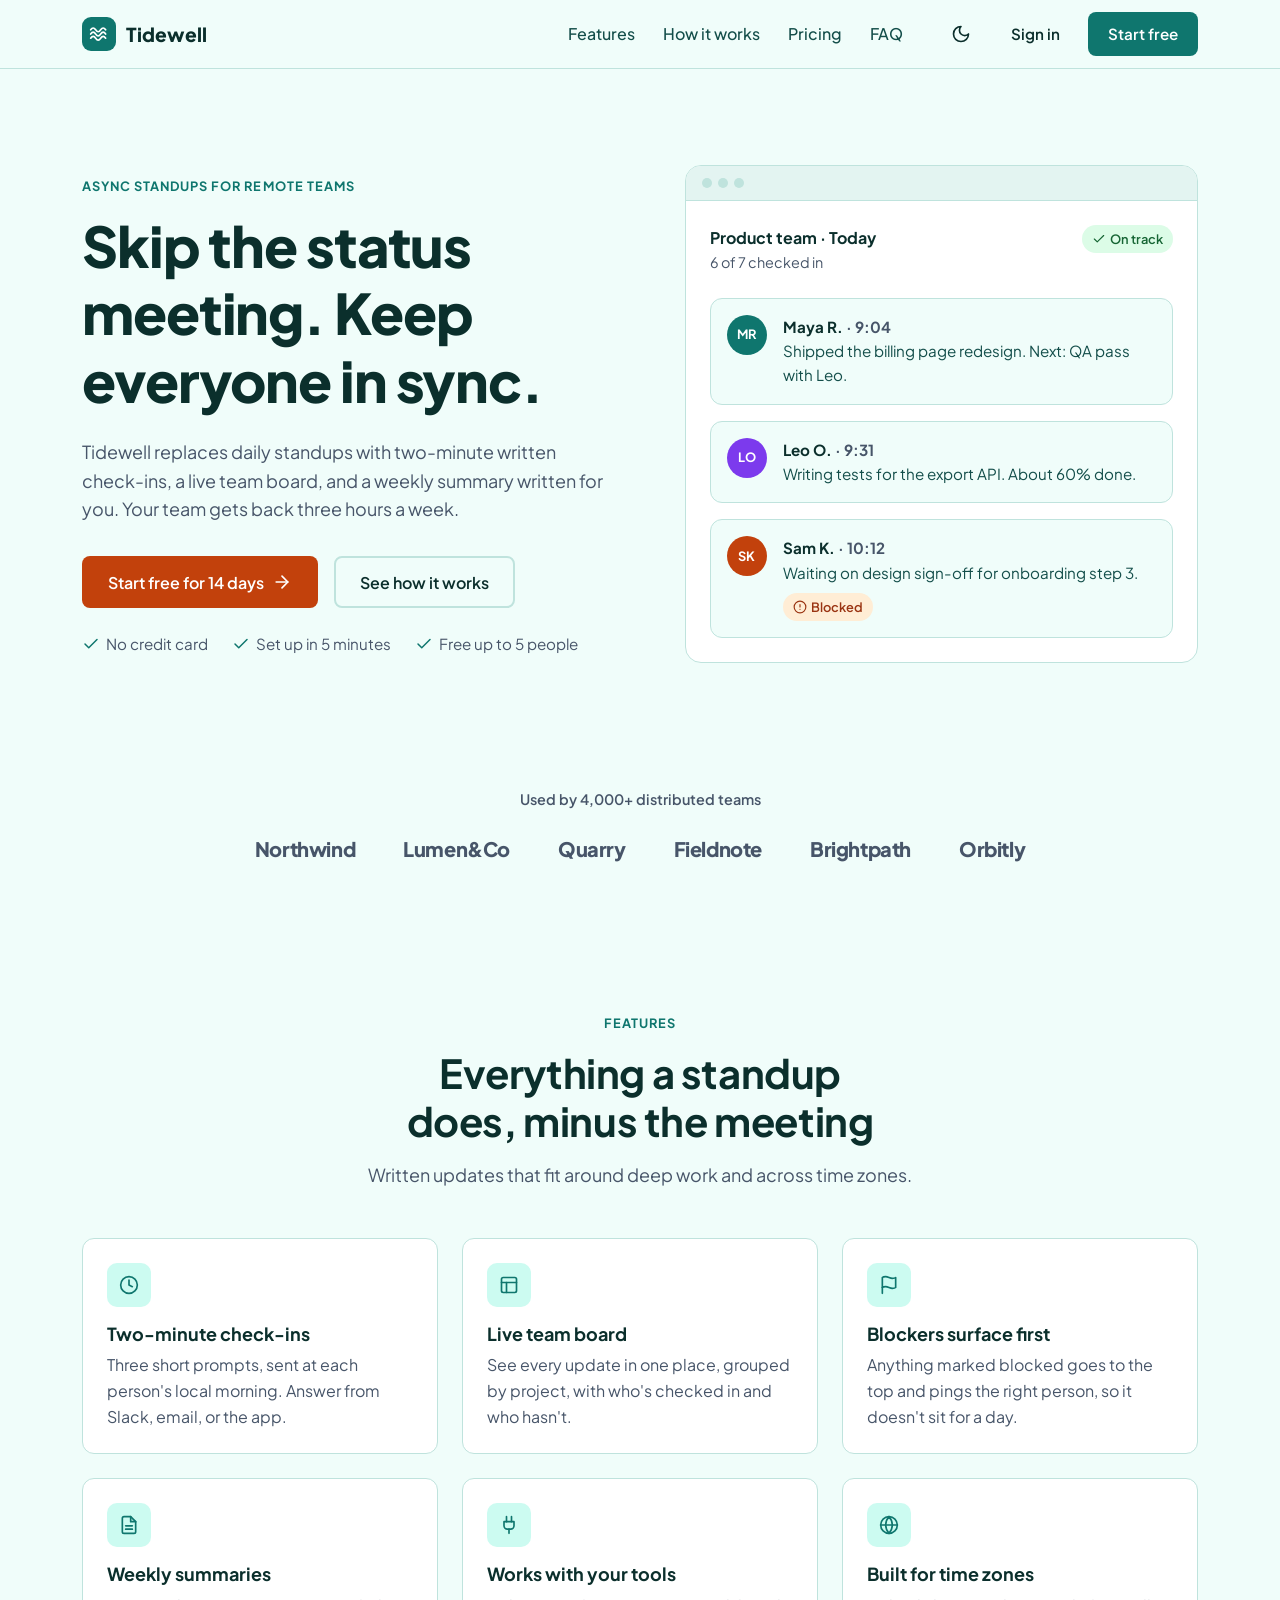
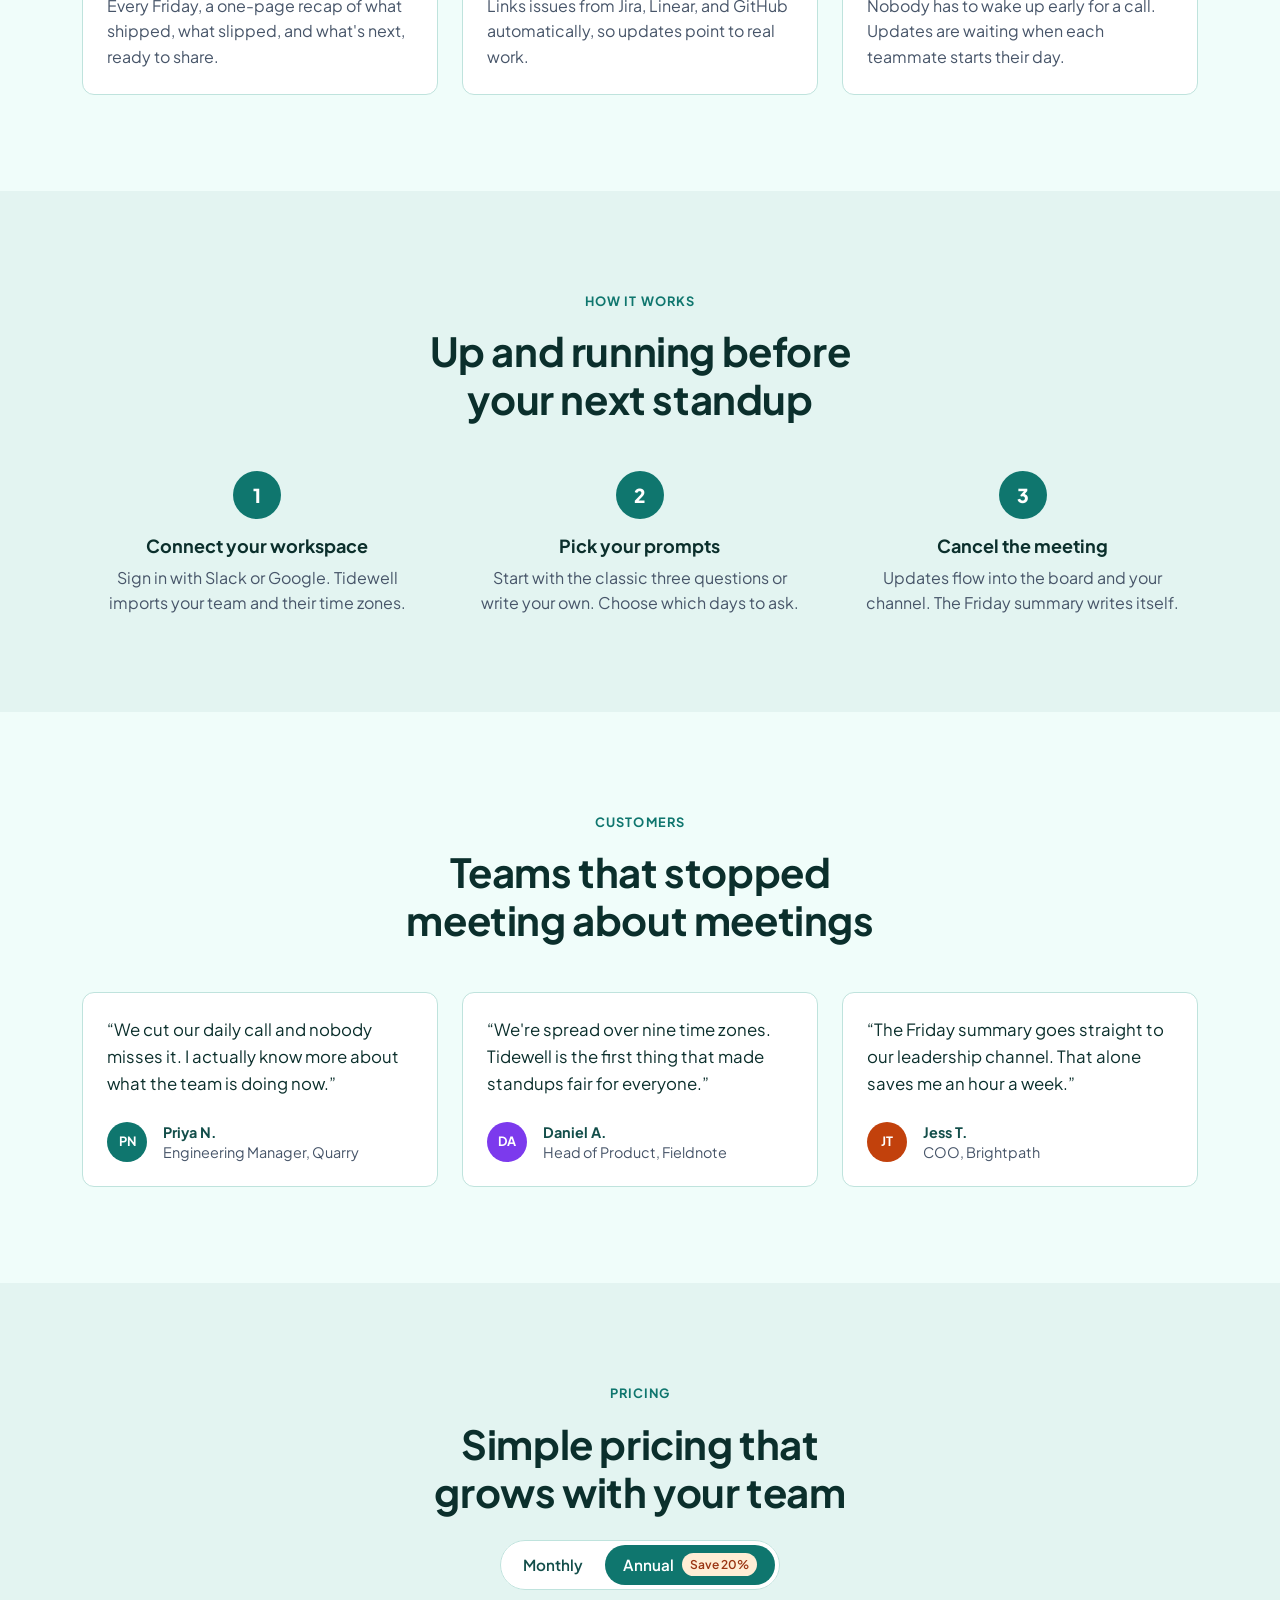
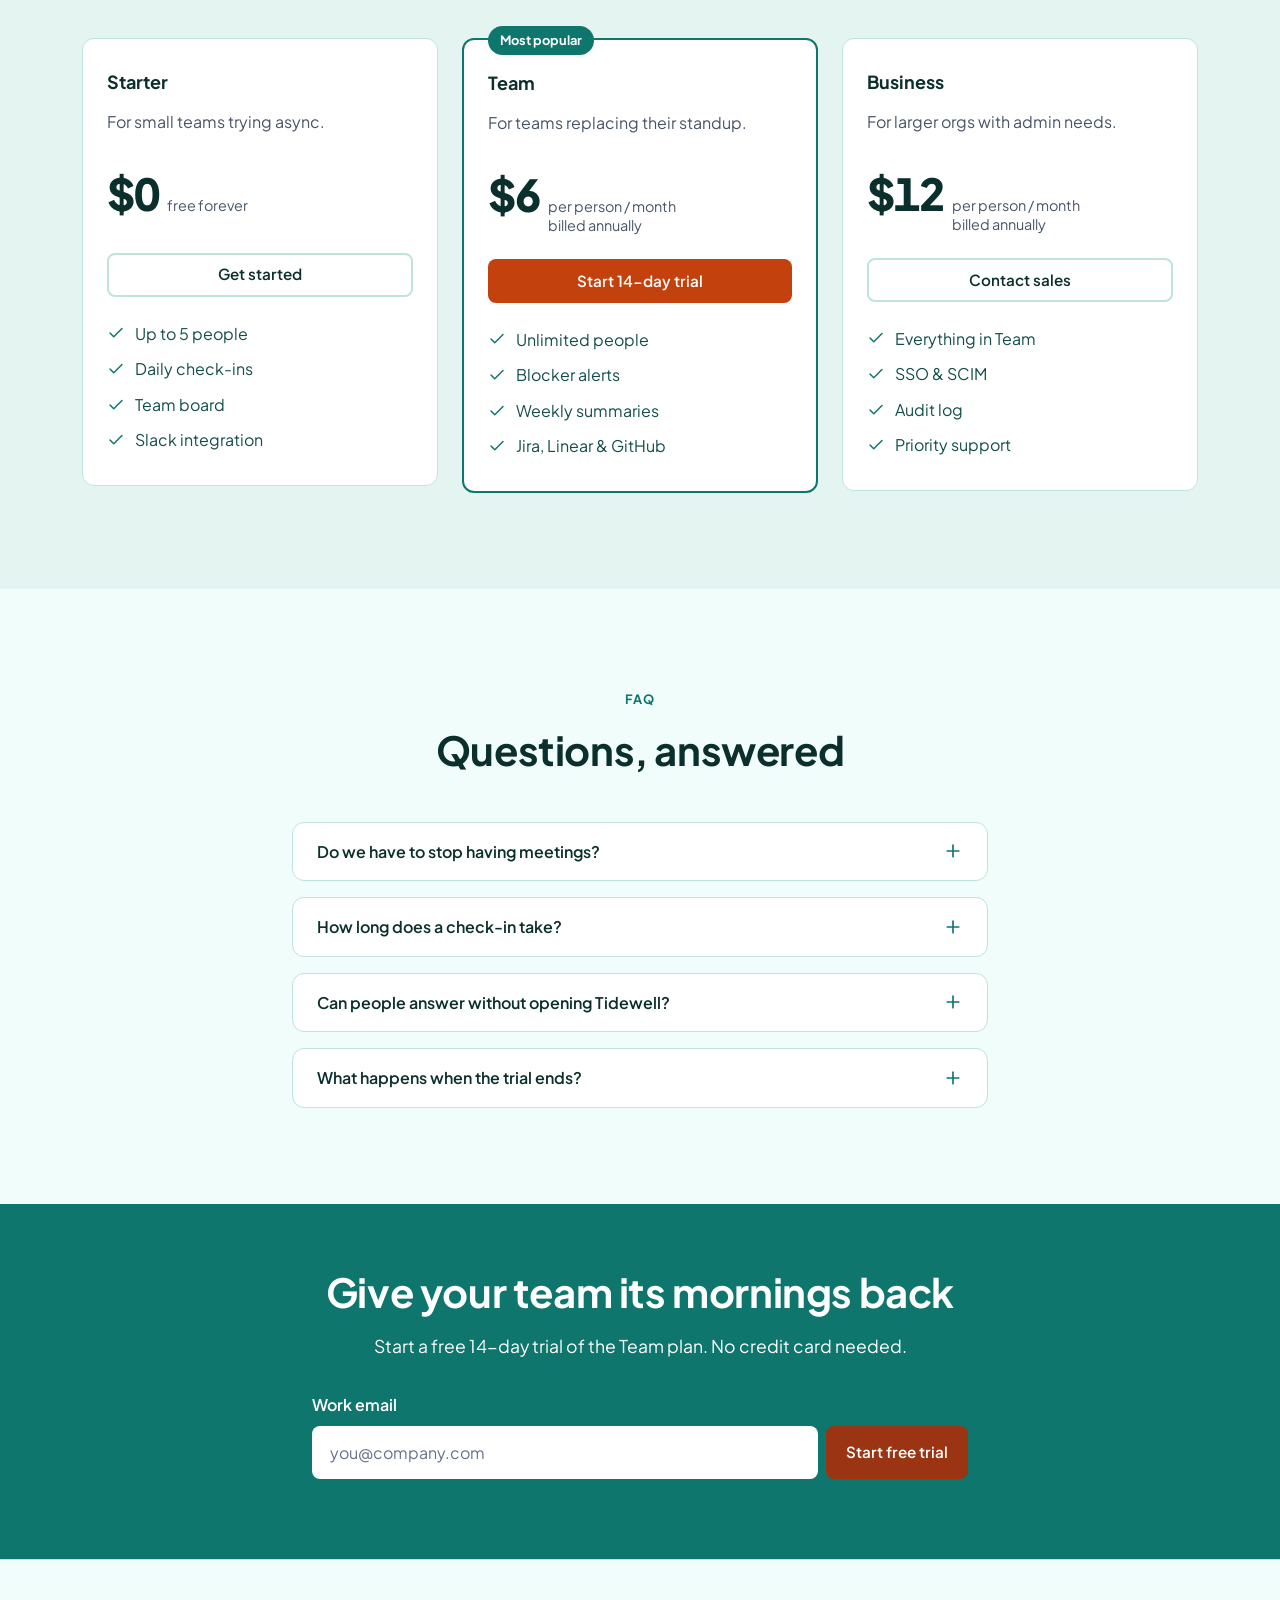
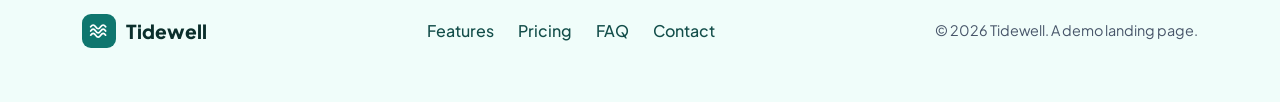
<file: index.html>
<!doctype html>
<html lang="en">
<head>
  <meta charset="utf-8">
  <meta name="viewport" content="width=device-width, initial-scale=1">
  <title>Tidewell — Async standups your team will actually read</title>
  <meta name="description" content="Tidewell replaces status meetings with short async check-ins, a live team board, and weekly summaries.">
  <link rel="preconnect" href="https://fonts.googleapis.com">
  <link rel="preconnect" href="https://fonts.gstatic.com" crossorigin>
  <link href="https://fonts.googleapis.com/css2?family=Plus+Jakarta+Sans:wght@400;500;600;700;800&display=swap" rel="stylesheet">
  <link rel="stylesheet" href="styles.css">
  <script src="script.js" defer></script>
</head>
<body>
  <a class="skip-link" href="#main">Skip to main content</a>

  <!-- Icon sprite (Lucide-style, 2px stroke) -->
  <svg width="0" height="0" style="position:absolute" aria-hidden="true">
    <symbol id="i-wave" viewBox="0 0 24 24"><path d="M2 12c2-3 4-3 6 0s4 3 6 0 4-3 6 0"/><path d="M2 17c2-3 4-3 6 0s4 3 6 0 4-3 6 0"/><path d="M2 7c2-3 4-3 6 0s4 3 6 0 4-3 6 0"/></symbol>
    <symbol id="i-check" viewBox="0 0 24 24"><path d="M20 6 9 17l-5-5"/></symbol>
    <symbol id="i-arrow" viewBox="0 0 24 24"><path d="M5 12h14"/><path d="m12 5 7 7-7 7"/></symbol>
    <symbol id="i-clock" viewBox="0 0 24 24"><circle cx="12" cy="12" r="10"/><path d="M12 6v6l4 2"/></symbol>
    <symbol id="i-layout" viewBox="0 0 24 24"><rect x="3" y="3" width="18" height="18" rx="2"/><path d="M3 9h18"/><path d="M9 21V9"/></symbol>
    <symbol id="i-flag" viewBox="0 0 24 24"><path d="M4 15s1-1 4-1 5 2 8 2 4-1 4-1V3s-1 1-4 1-5-2-8-2-4 1-4 1z"/><path d="M4 22v-7"/></symbol>
    <symbol id="i-file" viewBox="0 0 24 24"><path d="M14 2H6a2 2 0 0 0-2 2v16a2 2 0 0 0 2 2h12a2 2 0 0 0 2-2V8z"/><path d="M14 2v6h6"/><path d="M16 13H8"/><path d="M16 17H8"/></symbol>
    <symbol id="i-plug" viewBox="0 0 24 24"><path d="M12 22v-5"/><path d="M9 8V2"/><path d="M15 8V2"/><path d="M18 8v5a4 4 0 0 1-4 4h-4a4 4 0 0 1-4-4V8z"/></symbol>
    <symbol id="i-globe" viewBox="0 0 24 24"><circle cx="12" cy="12" r="10"/><path d="M2 12h20"/><path d="M12 2a15.3 15.3 0 0 1 4 10 15.3 15.3 0 0 1-4 10 15.3 15.3 0 0 1-4-10 15.3 15.3 0 0 1 4-10z"/></symbol>
    <symbol id="i-menu" viewBox="0 0 24 24"><path d="M4 6h16"/><path d="M4 12h16"/><path d="M4 18h16"/></symbol>
    <symbol id="i-x" viewBox="0 0 24 24"><path d="M18 6 6 18"/><path d="m6 6 12 12"/></symbol>
    <symbol id="i-sun" viewBox="0 0 24 24"><circle cx="12" cy="12" r="4"/><path d="M12 2v2"/><path d="M12 20v2"/><path d="m4.93 4.93 1.41 1.41"/><path d="m17.66 17.66 1.41 1.41"/><path d="M2 12h2"/><path d="M20 12h2"/><path d="m6.34 17.66-1.41 1.41"/><path d="m19.07 4.93-1.41 1.41"/></symbol>
    <symbol id="i-moon" viewBox="0 0 24 24"><path d="M12 3a6 6 0 0 0 9 9 9 9 0 1 1-9-9z"/></symbol>
    <symbol id="i-plus" viewBox="0 0 24 24"><path d="M12 5v14"/><path d="M5 12h14"/></symbol>
    <symbol id="i-alert" viewBox="0 0 24 24"><circle cx="12" cy="12" r="10"/><path d="M12 8v4"/><path d="M12 16h.01"/></symbol>
  </svg>

  <header class="site-header" id="top">
    <div class="container nav">
      <a class="brand" href="#top" aria-label="Tidewell home">
        <span class="brand-mark"><svg class="icon" aria-hidden="true"><use href="#i-wave"/></svg></span>
        Tidewell
      </a>

      <nav class="nav-links" id="nav-links" aria-label="Primary">
        <a href="#features">Features</a>
        <a href="#how">How it works</a>
        <a href="#pricing">Pricing</a>
        <a href="#faq">FAQ</a>
        <a class="btn btn-ghost nav-mobile-only" href="#signup">Sign in</a>
        <a class="btn btn-primary nav-mobile-only" href="#signup">Start free</a>
      </nav>

      <div class="nav-actions">
        <button class="icon-btn" id="theme-toggle" type="button" aria-label="Switch to dark theme">
          <svg class="icon icon-moon" aria-hidden="true"><use href="#i-moon"/></svg>
          <svg class="icon icon-sun" aria-hidden="true"><use href="#i-sun"/></svg>
        </button>
        <a class="btn btn-ghost nav-desktop-only" href="#signup">Sign in</a>
        <a class="btn btn-primary nav-desktop-only" href="#signup">Start free</a>
        <button class="icon-btn nav-toggle" id="nav-toggle" type="button" aria-label="Open menu" aria-expanded="false" aria-controls="nav-links">
          <svg class="icon icon-open" aria-hidden="true"><use href="#i-menu"/></svg>
          <svg class="icon icon-close" aria-hidden="true"><use href="#i-x"/></svg>
        </button>
      </div>
    </div>
  </header>

  <main id="main" tabindex="-1">
    <!-- Hero -->
    <section class="hero">
      <div class="container hero-grid">
        <div class="hero-copy">
          <p class="eyebrow">Async standups for remote teams</p>
          <h1>Skip the status meeting. Keep everyone in sync.</h1>
          <p class="lead">Tidewell replaces daily standups with two-minute written check-ins, a live team board, and a weekly summary written for you. Your team gets back three hours a week.</p>
          <div class="hero-ctas">
            <a class="btn btn-accent btn-lg" href="#signup">
              Start free for 14 days
              <svg class="icon" aria-hidden="true"><use href="#i-arrow"/></svg>
            </a>
            <a class="btn btn-outline btn-lg" href="#how">See how it works</a>
          </div>
          <ul class="hero-points" role="list">
            <li><svg class="icon" aria-hidden="true"><use href="#i-check"/></svg>No credit card</li>
            <li><svg class="icon" aria-hidden="true"><use href="#i-check"/></svg>Set up in 5 minutes</li>
            <li><svg class="icon" aria-hidden="true"><use href="#i-check"/></svg>Free up to 5 people</li>
          </ul>
        </div>

        <!-- Product mockup: static, readable content rather than a video -->
        <figure class="mockup" aria-label="Tidewell team board showing today's check-ins">
          <div class="mockup-bar" aria-hidden="true"><span></span><span></span><span></span></div>
          <div class="mockup-body">
            <div class="mockup-head">
              <div>
                <p class="mockup-title">Product team · Today</p>
                <p class="mockup-sub">6 of 7 checked in</p>
              </div>
              <span class="pill pill-ok"><svg class="icon" aria-hidden="true"><use href="#i-check"/></svg>On track</span>
            </div>
            <ul class="checkins" role="list">
              <li class="checkin">
                <span class="avatar" style="--av: var(--av-1)" aria-hidden="true">MR</span>
                <div>
                  <p class="checkin-name">Maya R. <span class="muted">· 9:04</span></p>
                  <p>Shipped the billing page redesign. Next: QA pass with Leo.</p>
                </div>
              </li>
              <li class="checkin">
                <span class="avatar" style="--av: var(--av-2)" aria-hidden="true">LO</span>
                <div>
                  <p class="checkin-name">Leo O. <span class="muted">· 9:31</span></p>
                  <p>Writing tests for the export API. About 60% done.</p>
                </div>
              </li>
              <li class="checkin">
                <span class="avatar" style="--av: var(--av-3)" aria-hidden="true">SK</span>
                <div>
                  <p class="checkin-name">Sam K. <span class="muted">· 10:12</span></p>
                  <p>Waiting on design sign-off for onboarding step 3.</p>
                  <span class="pill pill-warn"><svg class="icon" aria-hidden="true"><use href="#i-alert"/></svg>Blocked</span>
                </div>
              </li>
            </ul>
          </div>
        </figure>
      </div>
    </section>

    <!-- Social proof -->
    <section class="logos" aria-labelledby="logos-title">
      <div class="container">
        <h2 id="logos-title" class="logos-title">Used by 4,000+ distributed teams</h2>
        <ul class="logo-row" role="list">
          <li>Northwind</li><li>Lumen&amp;Co</li><li>Quarry</li><li>Fieldnote</li><li>Brightpath</li><li>Orbitly</li>
        </ul>
      </div>
    </section>

    <!-- Features -->
    <section class="section" id="features" aria-labelledby="features-title">
      <div class="container">
        <div class="section-head">
          <p class="eyebrow">Features</p>
          <h2 id="features-title">Everything a standup does, minus the meeting</h2>
          <p class="lead">Written updates that fit around deep work and across time zones.</p>
        </div>
        <ul class="feature-grid" role="list">
          <li class="card feature">
            <span class="feature-icon"><svg class="icon" aria-hidden="true"><use href="#i-clock"/></svg></span>
            <h3>Two-minute check-ins</h3>
            <p>Three short prompts, sent at each person's local morning. Answer from Slack, email, or the app.</p>
          </li>
          <li class="card feature">
            <span class="feature-icon"><svg class="icon" aria-hidden="true"><use href="#i-layout"/></svg></span>
            <h3>Live team board</h3>
            <p>See every update in one place, grouped by project, with who's checked in and who hasn't.</p>
          </li>
          <li class="card feature">
            <span class="feature-icon"><svg class="icon" aria-hidden="true"><use href="#i-flag"/></svg></span>
            <h3>Blockers surface first</h3>
            <p>Anything marked blocked goes to the top and pings the right person, so it doesn't sit for a day.</p>
          </li>
          <li class="card feature">
            <span class="feature-icon"><svg class="icon" aria-hidden="true"><use href="#i-file"/></svg></span>
            <h3>Weekly summaries</h3>
            <p>Every Friday, a one-page recap of what shipped, what slipped, and what's next, ready to share.</p>
          </li>
          <li class="card feature">
            <span class="feature-icon"><svg class="icon" aria-hidden="true"><use href="#i-plug"/></svg></span>
            <h3>Works with your tools</h3>
            <p>Links issues from Jira, Linear, and GitHub automatically, so updates point to real work.</p>
          </li>
          <li class="card feature">
            <span class="feature-icon"><svg class="icon" aria-hidden="true"><use href="#i-globe"/></svg></span>
            <h3>Built for time zones</h3>
            <p>Nobody has to wake up early for a call. Updates are waiting when each teammate starts their day.</p>
          </li>
        </ul>
      </div>
    </section>

    <!-- How it works -->
    <section class="section section-alt" id="how" aria-labelledby="how-title">
      <div class="container">
        <div class="section-head">
          <p class="eyebrow">How it works</p>
          <h2 id="how-title">Up and running before your next standup</h2>
        </div>
        <ol class="steps" role="list">
          <li class="step">
            <span class="step-num" aria-hidden="true">1</span>
            <h3>Connect your workspace</h3>
            <p>Sign in with Slack or Google. Tidewell imports your team and their time zones.</p>
          </li>
          <li class="step">
            <span class="step-num" aria-hidden="true">2</span>
            <h3>Pick your prompts</h3>
            <p>Start with the classic three questions or write your own. Choose which days to ask.</p>
          </li>
          <li class="step">
            <span class="step-num" aria-hidden="true">3</span>
            <h3>Cancel the meeting</h3>
            <p>Updates flow into the board and your channel. The Friday summary writes itself.</p>
          </li>
        </ol>
      </div>
    </section>

    <!-- Testimonials -->
    <section class="section" aria-labelledby="quotes-title">
      <div class="container">
        <div class="section-head">
          <p class="eyebrow">Customers</p>
          <h2 id="quotes-title">Teams that stopped meeting about meetings</h2>
        </div>
        <ul class="quote-grid" role="list">
          <li class="card quote">
            <blockquote><p>“We cut our daily call and nobody misses it. I actually know more about what the team is doing now.”</p></blockquote>
            <p class="quote-by"><span class="avatar" style="--av: var(--av-1)" aria-hidden="true">PN</span><span><strong>Priya N.</strong><br><span class="muted">Engineering Manager, Quarry</span></span></p>
          </li>
          <li class="card quote">
            <blockquote><p>“We're spread over nine time zones. Tidewell is the first thing that made standups fair for everyone.”</p></blockquote>
            <p class="quote-by"><span class="avatar" style="--av: var(--av-2)" aria-hidden="true">DA</span><span><strong>Daniel A.</strong><br><span class="muted">Head of Product, Fieldnote</span></span></p>
          </li>
          <li class="card quote">
            <blockquote><p>“The Friday summary goes straight to our leadership channel. That alone saves me an hour a week.”</p></blockquote>
            <p class="quote-by"><span class="avatar" style="--av: var(--av-3)" aria-hidden="true">JT</span><span><strong>Jess T.</strong><br><span class="muted">COO, Brightpath</span></span></p>
          </li>
        </ul>
      </div>
    </section>

    <!-- Pricing -->
    <section class="section section-alt" id="pricing" aria-labelledby="pricing-title">
      <div class="container">
        <div class="section-head">
          <p class="eyebrow">Pricing</p>
          <h2 id="pricing-title">Simple pricing that grows with your team</h2>
          <fieldset class="billing-toggle">
            <legend class="sr-only">Billing period</legend>
            <input type="radio" name="billing" id="bill-monthly" value="monthly">
            <label for="bill-monthly">Monthly</label>
            <input type="radio" name="billing" id="bill-annual" value="annual" checked>
            <label for="bill-annual">Annual <span class="save">Save 20%</span></label>
          </fieldset>
        </div>

        <ul class="price-grid" role="list">
          <li class="card price">
            <h3>Starter</h3>
            <p class="price-desc">For small teams trying async.</p>
            <p class="price-amount"><span class="amount">$0</span> <span class="per">free forever</span></p>
            <a class="btn btn-outline btn-block" href="#signup">Get started</a>
            <ul class="price-list" role="list">
              <li><svg class="icon" aria-hidden="true"><use href="#i-check"/></svg>Up to 5 people</li>
              <li><svg class="icon" aria-hidden="true"><use href="#i-check"/></svg>Daily check-ins</li>
              <li><svg class="icon" aria-hidden="true"><use href="#i-check"/></svg>Team board</li>
              <li><svg class="icon" aria-hidden="true"><use href="#i-check"/></svg>Slack integration</li>
            </ul>
          </li>
          <li class="card price price-featured">
            <p class="badge">Most popular</p>
            <h3>Team</h3>
            <p class="price-desc">For teams replacing their standup.</p>
            <p class="price-amount"><span class="amount" data-monthly="$8" data-annual="$6">$6</span> <span class="per">per person / month<span class="billed" data-monthly="billed monthly" data-annual="billed annually">billed annually</span></span></p>
            <a class="btn btn-accent btn-block" href="#signup">Start 14-day trial</a>
            <ul class="price-list" role="list">
              <li><svg class="icon" aria-hidden="true"><use href="#i-check"/></svg>Unlimited people</li>
              <li><svg class="icon" aria-hidden="true"><use href="#i-check"/></svg>Blocker alerts</li>
              <li><svg class="icon" aria-hidden="true"><use href="#i-check"/></svg>Weekly summaries</li>
              <li><svg class="icon" aria-hidden="true"><use href="#i-check"/></svg>Jira, Linear &amp; GitHub</li>
            </ul>
          </li>
          <li class="card price">
            <h3>Business</h3>
            <p class="price-desc">For larger orgs with admin needs.</p>
            <p class="price-amount"><span class="amount" data-monthly="$15" data-annual="$12">$12</span> <span class="per">per person / month<span class="billed" data-monthly="billed monthly" data-annual="billed annually">billed annually</span></span></p>
            <a class="btn btn-outline btn-block" href="#signup">Contact sales</a>
            <ul class="price-list" role="list">
              <li><svg class="icon" aria-hidden="true"><use href="#i-check"/></svg>Everything in Team</li>
              <li><svg class="icon" aria-hidden="true"><use href="#i-check"/></svg>SSO &amp; SCIM</li>
              <li><svg class="icon" aria-hidden="true"><use href="#i-check"/></svg>Audit log</li>
              <li><svg class="icon" aria-hidden="true"><use href="#i-check"/></svg>Priority support</li>
            </ul>
          </li>
        </ul>
        <p class="sr-only" aria-live="polite" id="billing-status"></p>
      </div>
    </section>

    <!-- FAQ -->
    <section class="section" id="faq" aria-labelledby="faq-title">
      <div class="container container-narrow">
        <div class="section-head">
          <p class="eyebrow">FAQ</p>
          <h2 id="faq-title">Questions, answered</h2>
        </div>
        <div class="faq">
          <details>
            <summary>Do we have to stop having meetings?<svg class="icon" aria-hidden="true"><use href="#i-plus"/></svg></summary>
            <p>No. Most teams drop the daily standup and keep a weekly sync for discussion. Tidewell handles the status part so meetings can be about decisions.</p>
          </details>
          <details>
            <summary>How long does a check-in take?<svg class="icon" aria-hidden="true"><use href="#i-plus"/></svg></summary>
            <p>About two minutes. The default prompts are what you did, what you're doing next, and whether anything is blocking you.</p>
          </details>
          <details>
            <summary>Can people answer without opening Tidewell?<svg class="icon" aria-hidden="true"><use href="#i-plus"/></svg></summary>
            <p>Yes. People can reply straight from Slack or email, and the answer shows up on the board.</p>
          </details>
          <details>
            <summary>What happens when the trial ends?<svg class="icon" aria-hidden="true"><use href="#i-plus"/></svg></summary>
            <p>If you don't add a payment method, your workspace moves to the free Starter plan. You keep all your history.</p>
          </details>
        </div>
      </div>
    </section>

    <!-- Final CTA -->
    <section class="cta" id="signup" aria-labelledby="cta-title">
      <div class="container cta-inner">
        <h2 id="cta-title">Give your team its mornings back</h2>
        <p>Start a free 14-day trial of the Team plan. No credit card needed.</p>
        <form class="signup-form" id="signup-form" novalidate>
          <div class="field">
            <label for="email">Work email</label>
            <div class="field-row">
              <input id="email" name="email" type="email" autocomplete="email" inputmode="email" required aria-describedby="email-error" placeholder="you@company.com">
              <button class="btn btn-accent" type="submit">Start free trial</button>
            </div>
            <p class="field-error" id="email-error" hidden></p>
          </div>
          <p class="form-success" id="form-success" role="status"></p>
        </form>
      </div>
    </section>
  </main>

  <footer class="site-footer">
    <div class="container footer-inner">
      <a class="brand" href="#top" aria-label="Tidewell, back to top">
        <span class="brand-mark"><svg class="icon" aria-hidden="true"><use href="#i-wave"/></svg></span>
        Tidewell
      </a>
      <nav aria-label="Footer">
        <ul class="footer-links" role="list">
          <li><a href="#features">Features</a></li>
          <li><a href="#pricing">Pricing</a></li>
          <li><a href="#faq">FAQ</a></li>
          <li><a href="#signup">Contact</a></li>
        </ul>
      </nav>
      <p class="muted">© 2026 Tidewell. A demo landing page.</p>
    </div>
  </footer>
</body>
</html>
</file>
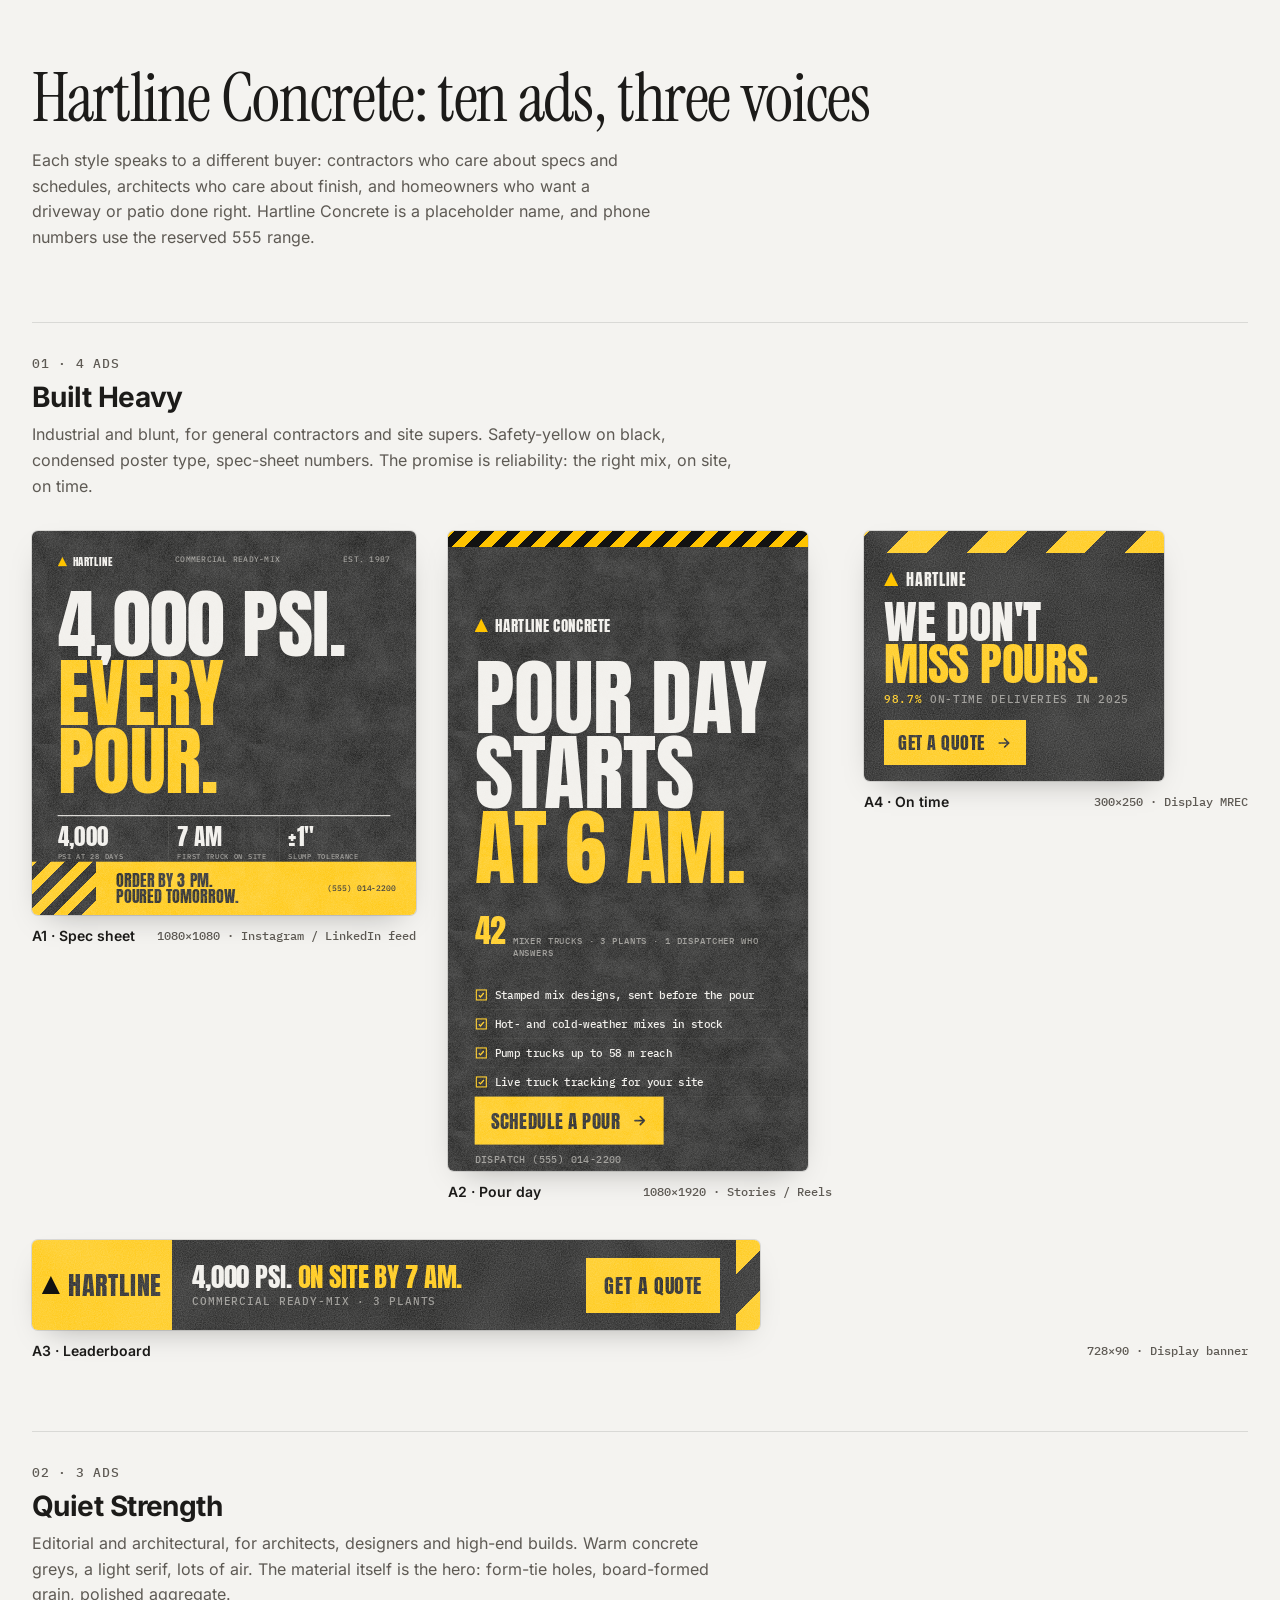
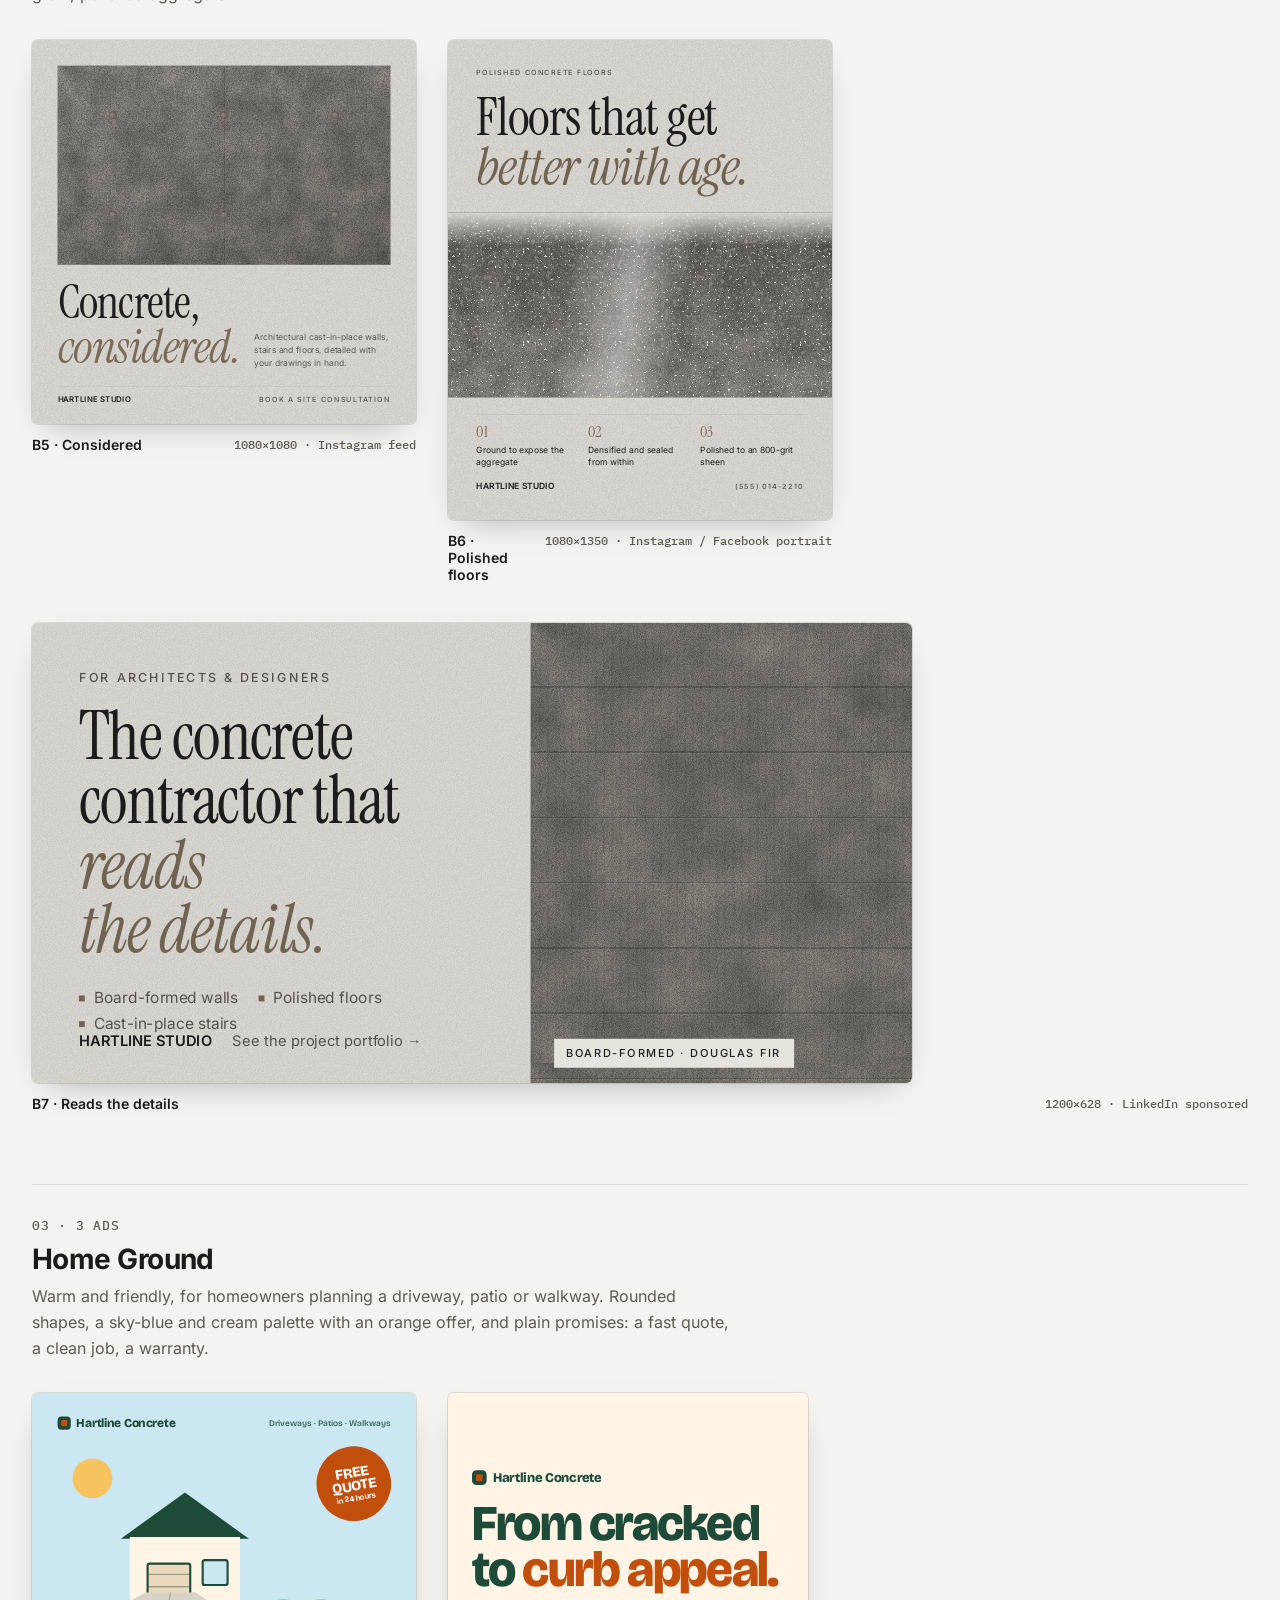
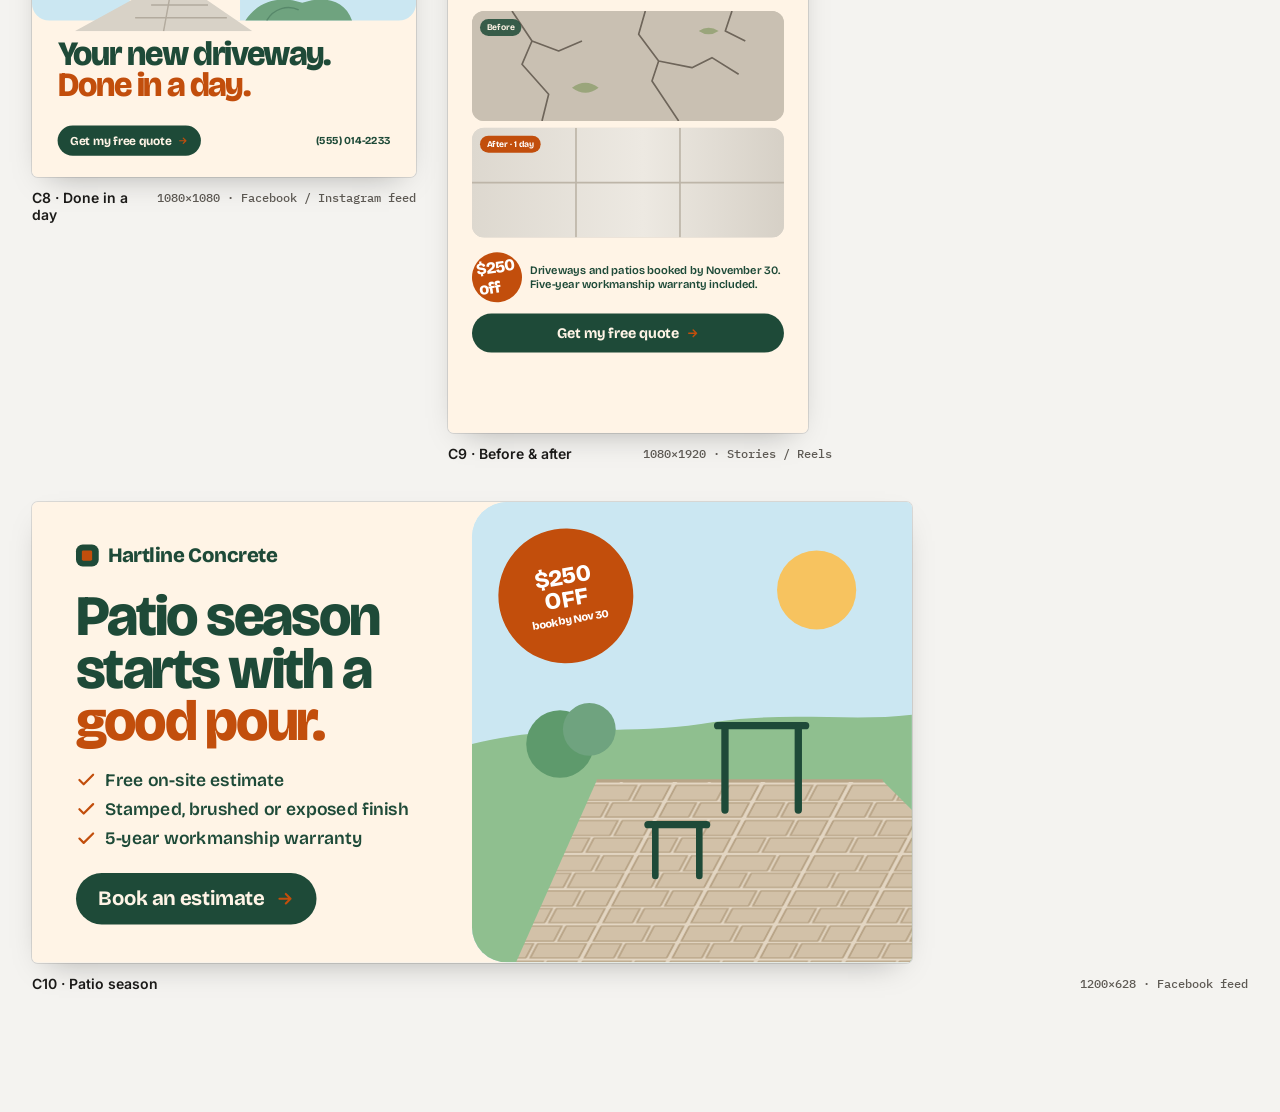
<file: ads/index.html>
<!doctype html>
<html lang="en">
<head>
<meta charset="utf-8">
<meta name="viewport" content="width=device-width, initial-scale=1">
<title>Hartline Concrete Ads</title>
<link rel="stylesheet" href="fonts/fonts.css">
<style>
/* ---------- Sheet chrome ---------- */
:root {
  --page: #F4F3F0;
  --ink: #1C1B19;
  --ink-2: #5E5A54;
  --line: rgba(28, 27, 25, .12);
  --noise: url("data:image/svg+xml,%3Csvg xmlns='http://www.w3.org/2000/svg' width='240' height='240'%3E%3Cfilter id='n'%3E%3CfeTurbulence type='fractalNoise' baseFrequency='.85' numOctaves='3' stitchTiles='stitch'/%3E%3CfeColorMatrix values='0 0 0 0 0 0 0 0 0 0 0 0 0 0 0 0 0 0 .55 0'/%3E%3C/filter%3E%3Crect width='100%25' height='100%25' filter='url(%23n)'/%3E%3C/svg%3E");
  --blotch: url("data:image/svg+xml,%3Csvg xmlns='http://www.w3.org/2000/svg' width='600' height='600'%3E%3Cfilter id='b'%3E%3CfeTurbulence type='fractalNoise' baseFrequency='.012' numOctaves='4' seed='7'/%3E%3CfeColorMatrix values='0 0 0 0 0 0 0 0 0 0 0 0 0 0 0 0 0 0 .35 0'/%3E%3C/filter%3E%3Crect width='100%25' height='100%25' filter='url(%23b)'/%3E%3C/svg%3E");
}
@media (prefers-color-scheme: dark) {
  :root:not([data-theme="light"]) { --page: #151514; --ink: #EDEBE7; --ink-2: #A8A39B; --line: rgba(237, 235, 231, .14); }
}
:root[data-theme="dark"] { --page: #151514; --ink: #EDEBE7; --ink-2: #A8A39B; --line: rgba(237, 235, 231, .14); }

* { box-sizing: border-box; }
body { margin: 0; background: var(--page); color: var(--ink); font-family: Inter, system-ui, sans-serif; -webkit-font-smoothing: antialiased; }
.sheet { max-width: 1280px; margin: 0 auto; padding: 48px 16px 96px; }
@media (min-width: 768px) { .sheet { padding: 64px 32px 120px; } }
.sheet-head h1 { font-family: "Instrument Serif", serif; font-weight: 400; font-size: clamp(2.5rem, 6vw, 4.25rem); line-height: 1; letter-spacing: -0.02em; margin: 0; }
.sheet-head p { max-width: 62ch; color: var(--ink-2); line-height: 1.6; margin: 16px 0 0; }
.theme { margin-top: 72px; padding-top: 32px; border-top: 1px solid var(--line); }
.theme-head { display: grid; gap: 8px; margin-bottom: 32px; }
.theme-head .num { font: 500 .8rem "IBM Plex Mono", monospace; letter-spacing: .06em; color: var(--ink-2); }
.theme-head h2 { margin: 0; font-size: 1.75rem; letter-spacing: -0.02em; }
.theme-head p { margin: 0; max-width: 70ch; color: var(--ink-2); line-height: 1.6; }
.grid { display: grid; gap: 40px 32px; grid-template-columns: repeat(auto-fill, minmax(min(100%, 340px), 1fr)); align-items: start; }
.grid .wide { grid-column: 1 / -1; }
figure.slot { margin: 0; min-width: 0; }
.frame { position: relative; overflow: hidden; border-radius: 6px; box-shadow: 0 0 0 1px var(--line), 0 12px 32px -16px rgba(0,0,0,.35); width: calc(var(--w) * var(--s, .3) * 1px); height: calc(var(--h) * var(--s, .3) * 1px); }
.frame > .ad { transform: scale(var(--s, .3)); transform-origin: 0 0; }
figcaption { margin-top: 12px; display: flex; justify-content: space-between; gap: 12px; font-size: .875rem; }
figcaption b { font-weight: 600; }
figcaption span { font: 500 .78rem "IBM Plex Mono", monospace; color: var(--ink-2); white-space: nowrap; }

/* Export mode: render one ad at 1:1 with no chrome */
body.export { background: #000; }
body.export .sheet { padding: 0; max-width: none; }
body.export .sheet-head, body.export .theme-head, body.export figcaption, body.export .theme > .grid > figure:not(.target), body.export .theme:not(:has(.target)) { display: none; }
body.export .theme { margin: 0; padding: 0; border: 0; }
body.export .grid { display: block; }
body.export .frame { --s: 1 !important; border-radius: 0; box-shadow: none; }

/* ---------- Shared ad base ---------- */
.ad { position: absolute; inset: 0 auto auto 0; width: calc(var(--w) * 1px); height: calc(var(--h) * 1px); overflow: hidden; }
.ad svg { display: block; }
.tex::after { content: ""; position: absolute; inset: 0; background-image: var(--noise); mix-blend-mode: multiply; opacity: .5; pointer-events: none; }

/* =========================================================
   THEME A — Built Heavy (industrial, commercial contractors)
   ========================================================= */
.t-a { --y: #FFC400; --k: #121211; --paper: #EFEDE8; --steel: #8C8A85; background: var(--k); color: var(--paper); font-family: "IBM Plex Mono", monospace; font-weight: 500; }
.t-a::before { content: ""; position: absolute; inset: 0; background-image: var(--blotch), var(--noise); opacity: .5; mix-blend-mode: screen; filter: invert(1); pointer-events: none; }
.t-a .display { font-family: Anton, Impact, sans-serif; font-weight: 400; text-transform: uppercase; line-height: .9; letter-spacing: -0.005em; margin: 0; }
.t-a .y { color: var(--y); }
.t-a .meta { display: flex; justify-content: space-between; text-transform: uppercase; letter-spacing: .08em; color: var(--steel); }
.hazard { background: repeating-linear-gradient(-45deg, var(--y) 0 28px, var(--k) 28px 56px); }
.t-a .logo { display: inline-flex; align-items: center; gap: .5em; font-family: Anton, sans-serif; letter-spacing: .04em; text-transform: uppercase; color: var(--paper); }
.t-a .logo i { display: inline-block; width: .9em; height: .9em; background: var(--y); clip-path: polygon(0 100%, 50% 0, 100% 100%); }
.t-a .btn { display: inline-flex; align-items: center; gap: .6em; background: var(--y); color: var(--k); font-family: Anton, sans-serif; text-transform: uppercase; letter-spacing: .03em; }

/* A1 square */
#a1 { padding: 64px 72px; display: flex; flex-direction: column; }
#a1 .meta { font-size: 22px; }
#a1 .display { font-size: 214px; margin-top: 56px; }
#a1 .specs { display: grid; grid-template-columns: repeat(3, 1fr); margin-top: 56px; border-top: 3px solid var(--paper); }
#a1 .specs div { padding: 24px 24px 0 0; }
#a1 .specs div + div { padding-left: 24px; border-left: 1px solid rgba(239,237,232,.25); }
#a1 .specs b { display: block; font-family: Anton, sans-serif; font-weight: 400; font-size: 64px; line-height: 1; color: var(--paper); }
#a1 .specs small { display: block; margin-top: 10px; font-size: 20px; color: var(--steel); text-transform: uppercase; letter-spacing: .06em; }
#a1 .foot { margin: auto -72px -64px; display: flex; height: 150px; }
#a1 .foot .hazard { flex: 0 0 180px; }
#a1 .foot .cta { flex: 1; background: var(--y); color: var(--k); display: flex; align-items: center; justify-content: space-between; padding: 0 56px; font-family: Anton, sans-serif; text-transform: uppercase; font-size: 46px; line-height: 1; }
#a1 .foot .cta small { font-family: "IBM Plex Mono", monospace; font-size: 22px; letter-spacing: .04em; }

/* A2 story */
#a2 { padding: 250px 80px 320px; display: flex; flex-direction: column; }
#a2 .topbar { position: absolute; top: 0; left: 0; right: 0; height: 48px; }
#a2 .logo { font-size: 44px; }
#a2 .display { font-size: 250px; margin-top: 72px; }
#a2 .clock { margin-top: 64px; display: flex; align-items: baseline; gap: 20px; font-size: 26px; color: var(--steel); text-transform: uppercase; letter-spacing: .06em; }
#a2 .clock b { font-family: Anton, sans-serif; font-weight: 400; font-size: 96px; color: var(--y); letter-spacing: 0; }
#a2 ul { list-style: none; padding: 0; margin: 64px 0 0; display: grid; gap: 22px; font-size: 32px; }
#a2 li { display: flex; gap: 20px; align-items: center; padding-bottom: 22px; border-bottom: 1px solid rgba(239,237,232,.2); }
#a2 li svg { width: 40px; height: 40px; flex: none; color: var(--y); }
#a2 .btn { margin-top: auto; align-self: flex-start; font-size: 56px; padding: 30px 48px; }
#a2 .phone { margin-top: 24px; font-size: 30px; color: var(--steel); letter-spacing: .04em; }

/* A3 leaderboard 728x90 */
#a3 { display: flex; align-items: stretch; }
#a3 .blk { flex: 0 0 140px; background: var(--y); color: var(--k); display: flex; align-items: center; justify-content: center; font-family: Anton, sans-serif; font-size: 26px; letter-spacing: .03em; text-transform: uppercase; }
#a3 .blk i { display: inline-block; width: 18px; height: 18px; background: var(--k); clip-path: polygon(0 100%, 50% 0, 100% 100%); margin-right: 8px; }
#a3 .msg { flex: 1; display: flex; flex-direction: column; justify-content: center; padding: 0 20px; }
#a3 .msg .display { font-size: 27px; line-height: 1; white-space: nowrap; }
#a3 .msg small { font-size: 11px; color: var(--steel); letter-spacing: .08em; text-transform: uppercase; margin-top: 4px; }
#a3 .btn { align-self: center; margin-right: 16px; font-size: 20px; padding: 12px 18px; }
#a3 .hz { flex: 0 0 24px; }

/* A4 MREC 300x250 */
#a4 { display: flex; flex-direction: column; }
#a4 .hz { height: 22px; flex: none; }
#a4 .body { flex: 1; min-height: 0; padding: 14px 20px 16px; display: flex; flex-direction: column; }
#a4 .logo { font-size: 16px; }
#a4 .display { font-size: 46px; margin-top: 10px; }
#a4 .stat { margin-top: 8px; font-size: 11px; color: var(--steel); text-transform: uppercase; letter-spacing: .06em; }
#a4 .stat b { color: var(--y); font-weight: 500; }
#a4 .btn { margin-top: auto; align-self: flex-start; font-size: 18px; padding: 9px 14px; }

/* =========================================================
   THEME B — Quiet Strength (editorial, architectural concrete)
   ========================================================= */
.t-b { --stone: #E6E3DD; --char: #1F1E1C; --mute: #5C5750; --warm: #7A6B58; background: var(--stone); color: var(--char); font-family: Inter, sans-serif; }
.t-b::before { content: ""; position: absolute; inset: 0; background-image: var(--noise); opacity: .28; mix-blend-mode: multiply; pointer-events: none; }
.t-b .serif { font-family: "Instrument Serif", serif; font-weight: 400; letter-spacing: -0.02em; line-height: .95; margin: 0; }
.t-b .serif em { font-style: italic; color: var(--warm); }
.t-b .caps { font-size: 20px; letter-spacing: .18em; text-transform: uppercase; font-weight: 500; color: var(--mute); }
.panel { position: relative; background-color: #BDB8AF; background-image: var(--noise), var(--blotch), linear-gradient(160deg, #CAC5BC, #A9A399); background-blend-mode: multiply, multiply, normal; }
.panel .tie { position: absolute; width: 22px; height: 22px; border-radius: 50%; background: radial-gradient(circle at 40% 35%, #8E887E, #6B665E 60%, #5A554E); box-shadow: inset 0 2px 3px rgba(0,0,0,.35), 0 1px 0 rgba(255,255,255,.35); }
.board { background-color: #B7B1A7; background-image: var(--noise), repeating-linear-gradient(180deg, rgba(0,0,0,0) 0 86px, rgba(0,0,0,.18) 86px 88px, rgba(255,255,255,.12) 88px 89px), repeating-linear-gradient(90deg, rgba(0,0,0,.04) 0 3px, rgba(0,0,0,0) 3px 11px), var(--blotch); background-blend-mode: multiply, normal, multiply, multiply; }

/* B5 square */
#b5 .panel { position: absolute; left: 72px; right: 72px; top: 72px; height: 560px; }
#b5 .panel .tie:nth-child(1) { left: 16.6%; top: 25%; } #b5 .panel .tie:nth-child(2) { left: 50%; top: 25%; } #b5 .panel .tie:nth-child(3) { left: 83.3%; top: 25%; }
#b5 .panel .tie:nth-child(4) { left: 16.6%; top: 75%; } #b5 .panel .tie:nth-child(5) { left: 50%; top: 75%; } #b5 .panel .tie:nth-child(6) { left: 83.3%; top: 75%; }
#b5 .panel .tie { transform: translate(-50%, -50%); }
#b5 .panel .joint { position: absolute; top: 0; bottom: 0; left: 50%; width: 2px; background: rgba(0,0,0,.14); box-shadow: 1px 0 0 rgba(255,255,255,.2); }
#b5 .copy { position: absolute; left: 72px; right: 72px; top: 676px; display: grid; grid-template-columns: 1.25fr 1fr; gap: 40px; align-items: end; }
#b5 .serif { font-size: 132px; }
#b5 .copy p { margin: 0; font-size: 24px; line-height: 1.5; color: var(--mute); }
#b5 .foot { position: absolute; left: 72px; right: 72px; bottom: 56px; display: flex; justify-content: space-between; align-items: baseline; border-top: 1px solid rgba(31,30,28,.2); padding-top: 22px; }
#b5 .foot b { font-size: 22px; font-weight: 600; letter-spacing: .02em; }

/* B6 portrait 1080x1350 */
#b6 { padding: 80px; display: flex; flex-direction: column; }
#b6 .serif { font-size: 150px; margin-top: 40px; }
#b6 .floor { position: relative; margin: 56px -80px 0; height: 520px; background-color: #A8A39A; background-image: linear-gradient(100deg, rgba(255,255,255,0) 32%, rgba(255,255,255,.4) 47%, rgba(255,255,255,0) 60%), url("data:image/svg+xml,%3Csvg xmlns='http://www.w3.org/2000/svg' width='300' height='300'%3E%3Cfilter id='s'%3E%3CfeTurbulence type='fractalNoise' baseFrequency='.09' numOctaves='2' seed='3'/%3E%3CfeColorMatrix values='0 0 0 0 .22 0 0 0 0 .2 0 0 0 0 .18 12 0 0 0 -7.4'/%3E%3C/filter%3E%3Crect width='100%25' height='100%25' filter='url(%23s)'/%3E%3C/svg%3E"), url("data:image/svg+xml,%3Csvg xmlns='http://www.w3.org/2000/svg' width='260' height='260'%3E%3Cfilter id='s'%3E%3CfeTurbulence type='fractalNoise' baseFrequency='.14' numOctaves='2' seed='11'/%3E%3CfeColorMatrix values='0 0 0 0 .88 0 0 0 0 .86 0 0 0 0 .83 12 0 0 0 -8.3'/%3E%3C/filter%3E%3Crect width='100%25' height='100%25' filter='url(%23s)'/%3E%3C/svg%3E"), var(--noise), var(--blotch), linear-gradient(180deg, #96918A, #BDB8AF 75%, #CCC7BE); background-blend-mode: screen, normal, normal, multiply, multiply, normal; }
#b6 .floor::after { content: ""; position: absolute; left: 0; right: 0; top: 0; height: 18%; background: linear-gradient(180deg, rgba(230,227,221,.9), rgba(230,227,221,0)); }
#b6 ol { list-style: none; padding: 0; margin: 48px 0 0; display: grid; grid-template-columns: repeat(3, 1fr); gap: 24px; counter-reset: s; }
#b6 li { border-top: 1px solid rgba(31,30,28,.3); padding-top: 18px; font-size: 24px; line-height: 1.35; }
#b6 li::before { counter-increment: s; content: "0" counter(s); display: block; font-family: "Instrument Serif", serif; font-size: 44px; color: var(--warm); margin-bottom: 6px; }
#b6 .foot { margin-top: auto; display: flex; justify-content: space-between; align-items: baseline; }
#b6 .foot b { font-size: 24px; font-weight: 600; }

/* B7 LinkedIn 1200x628 */
#b7 { display: grid; grid-template-columns: 1fr 520px; }
#b7 .copy { padding: 64px 56px 56px 64px; display: flex; flex-direction: column; }
#b7 .serif { font-size: 92px; margin-top: 28px; }
#b7 ul { list-style: none; padding: 0; margin: 36px 0 0; display: flex; flex-wrap: wrap; gap: 10px 28px; font-size: 21px; color: var(--mute); }
#b7 ul li::before { content: ""; display: inline-block; width: 8px; height: 8px; background: var(--warm); margin-right: 12px; vertical-align: middle; }
#b7 .foot { margin-top: auto; display: flex; gap: 28px; align-items: baseline; font-size: 20px; }
#b7 .foot b { font-weight: 600; }
#b7 .foot span { color: var(--mute); }
#b7 .board { position: relative; }
#b7 .board .tag { position: absolute; left: 32px; bottom: 32px; background: var(--stone); padding: 10px 16px; font-size: 15px; letter-spacing: .14em; text-transform: uppercase; font-weight: 500; }

/* =========================================================
   THEME C — Home Ground (friendly, homeowners)
   ========================================================= */
.t-c { --cream: #FFF4E6; --green: #1E4A38; --orange: #C24E0C; --sky: #CBE7F2; --sand: #EBD9BF; background: var(--cream); color: var(--green); font-family: "Bricolage Grotesque", sans-serif; }
.t-c .h { font-weight: 800; letter-spacing: -0.035em; line-height: .92; margin: 0; font-variation-settings: "opsz" 96; }
.t-c .h .o { color: var(--orange); }
.t-c .pill { display: inline-flex; align-items: center; gap: .5em; background: var(--green); color: var(--cream); border-radius: 999px; font-weight: 700; letter-spacing: -0.01em; }
.t-c .pill svg { color: var(--orange); }
.t-c .logo { display: inline-flex; align-items: center; gap: .45em; font-weight: 800; letter-spacing: -0.02em; }
.t-c .logo i { width: 1.1em; height: 1.1em; border-radius: 30%; background: var(--green); display: inline-grid; place-items: center; }
.t-c .logo i::after { content: ""; width: 45%; height: 45%; background: var(--orange); border-radius: 2px; }
.badge { position: absolute; display: flex; flex-direction: column; align-items: center; justify-content: center; text-align: center; border-radius: 50%; background: var(--orange); color: #fff; font-weight: 800; line-height: .95; letter-spacing: -0.02em; transform: rotate(-10deg); }

/* C8 square */
#c8 .sky { position: absolute; inset: 0 0 auto 0; height: 640px; background: var(--sky); border-radius: 0 0 48px 48px; }
#c8 .scene { position: absolute; left: 0; right: 0; top: 150px; }
#c8 .top { position: absolute; left: 72px; right: 72px; top: 64px; display: flex; justify-content: space-between; align-items: center; font-size: 34px; }
#c8 .top small { font-size: 24px; font-weight: 600; opacity: .8; }
#c8 .badge { width: 210px; height: 210px; right: 70px; top: 150px; font-size: 40px; }
#c8 .badge small { display: block; font-size: 22px; font-weight: 700; margin-top: 6px; }
#c8 .h { position: absolute; left: 72px; right: 72px; top: 690px; font-size: 96px; }
#c8 .bottom { position: absolute; left: 72px; right: 72px; bottom: 60px; display: flex; justify-content: space-between; align-items: center; }
#c8 .pill { font-size: 34px; padding: 22px 36px; }
#c8 .pill svg { width: 30px; height: 30px; }
#c8 .phone { font-size: 30px; font-weight: 700; }

/* C9 story */
#c9 { padding: 230px 72px 300px; display: flex; flex-direction: column; }
#c9 .logo { font-size: 40px; }
#c9 .h { font-size: 150px; margin-top: 44px; }
#c9 .pair { margin-top: 56px; display: grid; gap: 20px; }
#c9 .card { position: relative; height: 330px; border-radius: 36px; overflow: hidden; }
#c9 .card .lab { position: absolute; left: 24px; top: 24px; padding: 10px 20px; border-radius: 999px; font-size: 26px; font-weight: 700; }
#c9 .before { background: #CFC7BA; }
#c9 .before .lab { background: rgba(30,74,56,.85); color: var(--cream); }
#c9 .after { background: #D9D4CB; }
#c9 .after .lab { background: var(--orange); color: #fff; }
#c9 .card svg { position: absolute; inset: 0; width: 100%; height: 100%; }
#c9 .offer { margin-top: 44px; display: flex; gap: 24px; align-items: center; font-size: 34px; font-weight: 600; line-height: 1.2; }
#c9 .offer b { flex: none; display: grid; place-items: center; width: 150px; height: 150px; border-radius: 50%; background: var(--orange); color: #fff; font-size: 50px; font-weight: 800; letter-spacing: -0.03em; transform: rotate(-8deg); }
#c9 .pill { margin-top: auto; align-self: stretch; justify-content: center; font-size: 44px; padding: 32px; }
#c9 .pill svg { width: 40px; height: 40px; }

/* C10 Facebook 1200x628 */
#c10 { display: grid; grid-template-columns: 600px 1fr; }
#c10 .copy { padding: 56px 40px 52px 60px; display: flex; flex-direction: column; }
#c10 .logo { font-size: 28px; }
#c10 .h { font-size: 78px; margin-top: 30px; }
#c10 ul { list-style: none; padding: 0; margin: 30px 0 0; display: grid; gap: 12px; font-size: 24px; font-weight: 600; }
#c10 li { display: flex; align-items: center; gap: 12px; }
#c10 li svg { width: 28px; height: 28px; color: var(--orange); flex: none; }
#c10 .pill { margin-top: auto; align-self: flex-start; font-size: 28px; padding: 18px 30px; }
#c10 .pill svg { width: 26px; height: 26px; }
#c10 .art { position: relative; background: var(--sky); border-radius: 48px 0 0 48px; overflow: hidden; }
#c10 .art svg { position: absolute; inset: 0; width: 100%; height: 100%; }
#c10 .badge { width: 184px; height: 184px; left: 36px; top: 36px; font-size: 32px; }
#c10 .badge small { display: block; font-size: 15px; margin-top: 6px; }
</style>
</head>
<body>
<svg width="0" height="0" style="position:absolute" aria-hidden="true">
  <symbol id="check" viewBox="0 0 24 24"><path d="M20 6 9 17l-5-5" fill="none" stroke="currentColor" stroke-width="2.6" stroke-linecap="round" stroke-linejoin="round"/></symbol>
  <symbol id="arrow" viewBox="0 0 24 24"><path d="M5 12h14M13 6l6 6-6 6" fill="none" stroke="currentColor" stroke-width="2.6" stroke-linecap="round" stroke-linejoin="round"/></symbol>
  <symbol id="square-check" viewBox="0 0 24 24"><rect x="3" y="3" width="18" height="18" fill="none" stroke="currentColor" stroke-width="2"/><path d="m7.5 12.5 3 3 6-7" fill="none" stroke="currentColor" stroke-width="2.4"/></symbol>
</svg>

<main class="sheet">
  <header class="sheet-head">
    <h1>Hartline Concrete: ten ads, three voices</h1>
    <p>Each style speaks to a different buyer: contractors who care about specs and schedules, architects who care about finish, and homeowners who want a driveway or patio done right. Hartline Concrete is a placeholder name, and phone numbers use the reserved 555 range.</p>
  </header>

  <!-- ================= THEME A ================= -->
  <section class="theme" aria-labelledby="ta">
    <div class="theme-head">
      <span class="num">01 · 4 ADS</span>
      <h2 id="ta">Built Heavy</h2>
      <p>Industrial and blunt, for general contractors and site supers. Safety-yellow on black, condensed poster type, spec-sheet numbers. The promise is reliability: the right mix, on site, on time.</p>
    </div>
    <div class="grid">
      <figure class="slot"><div class="frame" style="--w:1080;--h:1080">
        <div class="ad t-a" id="a1">
          <div class="meta"><span class="logo" style="font-size:30px"><i></i>Hartline</span><span>Commercial ready-mix</span><span>Est. 1987</span></div>
          <p class="display">4,000 PSI.<br><span class="y">Every pour.</span></p>
          <div class="specs">
            <div><b>4,000</b><small>PSI at 28 days</small></div>
            <div><b>7 AM</b><small>First truck on site</small></div>
            <div><b>±1″</b><small>Slump tolerance</small></div>
          </div>
          <div class="foot"><div class="hazard"></div><div class="cta">Order by 3 PM.<br>Poured tomorrow.<small>(555) 014-2200</small></div></div>
        </div>
      </div><figcaption><b>A1 · Spec sheet</b><span>1080×1080 · Instagram / LinkedIn feed</span></figcaption></figure>

      <figure class="slot"><div class="frame" style="--w:1080;--h:1920">
        <div class="ad t-a" id="a2">
          <div class="topbar hazard"></div>
          <span class="logo"><i></i>Hartline Concrete</span>
          <p class="display">Pour day<br>starts<br><span class="y">at 6 AM.</span></p>
          <p class="clock"><b>42</b> mixer trucks · 3 plants · 1 dispatcher who answers</p>
          <ul>
            <li><svg aria-hidden="true"><use href="#square-check"/></svg>Stamped mix designs, sent before the pour</li>
            <li><svg aria-hidden="true"><use href="#square-check"/></svg>Hot- and cold-weather mixes in stock</li>
            <li><svg aria-hidden="true"><use href="#square-check"/></svg>Pump trucks up to 58 m reach</li>
            <li><svg aria-hidden="true"><use href="#square-check"/></svg>Live truck tracking for your site</li>
          </ul>
          <span class="btn">Schedule a pour <svg width="48" height="48" aria-hidden="true"><use href="#arrow"/></svg></span>
          <p class="phone">DISPATCH (555) 014-2200</p>
        </div>
      </div><figcaption><b>A2 · Pour day</b><span>1080×1920 · Stories / Reels</span></figcaption></figure>

      <figure class="slot"><div class="frame" style="--w:300;--h:250">
        <div class="ad t-a" id="a4">
          <div class="hz hazard"></div>
          <div class="body">
            <span class="logo"><i></i>Hartline</span>
            <p class="display">We don't<br><span class="y">miss pours.</span></p>
            <p class="stat"><b>98.7%</b> on-time deliveries in 2025</p>
            <span class="btn">Get a quote <svg width="16" height="16" aria-hidden="true"><use href="#arrow"/></svg></span>
          </div>
        </div>
      </div><figcaption><b>A4 · On time</b><span>300×250 · Display MREC</span></figcaption></figure>

      <figure class="slot wide"><div class="frame" style="--w:728;--h:90">
        <div class="ad t-a" id="a3">
          <div class="blk"><i></i>Hartline</div>
          <div class="msg"><p class="display">4,000 PSI. <span class="y">On site by 7 AM.</span></p><small>Commercial ready-mix · 3 plants</small></div>
          <span class="btn">Get a quote</span>
          <div class="hz hazard"></div>
        </div>
      </div><figcaption><b>A3 · Leaderboard</b><span>728×90 · Display banner</span></figcaption></figure>
    </div>
  </section>

  <!-- ================= THEME B ================= -->
  <section class="theme" aria-labelledby="tb">
    <div class="theme-head">
      <span class="num">02 · 3 ADS</span>
      <h2 id="tb">Quiet Strength</h2>
      <p>Editorial and architectural, for architects, designers and high-end builds. Warm concrete greys, a light serif, lots of air. The material itself is the hero: form-tie holes, board-formed grain, polished aggregate.</p>
    </div>
    <div class="grid">
      <figure class="slot"><div class="frame" style="--w:1080;--h:1080">
        <div class="ad t-b" id="b5">
          <div class="panel"><span class="tie"></span><span class="tie"></span><span class="tie"></span><span class="tie"></span><span class="tie"></span><span class="tie"></span><span class="joint"></span></div>
          <div class="copy"><h3 class="serif">Concrete,<br><em>considered.</em></h3><p>Architectural cast-in-place walls, stairs and floors, detailed with your drawings in hand.</p></div>
          <div class="foot"><b>HARTLINE STUDIO</b><span class="caps">Book a site consultation</span></div>
        </div>
      </div><figcaption><b>B5 · Considered</b><span>1080×1080 · Instagram feed</span></figcaption></figure>

      <figure class="slot"><div class="frame" style="--w:1080;--h:1350">
        <div class="ad t-b" id="b6">
          <span class="caps">Polished concrete floors</span>
          <h3 class="serif">Floors that get<br><em>better with age.</em></h3>
          <div class="floor" role="img" aria-label="Polished concrete floor with exposed aggregate and a soft reflection"></div>
          <ol><li>Ground to expose the aggregate</li><li>Densified and sealed from within</li><li>Polished to an 800-grit sheen</li></ol>
          <div class="foot"><b>HARTLINE STUDIO</b><span class="caps">(555) 014-2210</span></div>
        </div>
      </div><figcaption><b>B6 · Polished floors</b><span>1080×1350 · Instagram / Facebook portrait</span></figcaption></figure>

      <figure class="slot wide"><div class="frame" style="--w:1200;--h:628">
        <div class="ad t-b" id="b7">
          <div class="copy">
            <span class="caps" style="font-size:17px">For architects &amp; designers</span>
            <h3 class="serif">The concrete<br>contractor that <em>reads<br>the details.</em></h3>
            <ul><li>Board-formed walls</li><li>Polished floors</li><li>Cast-in-place stairs</li></ul>
            <div class="foot"><b>HARTLINE STUDIO</b><span>See the project portfolio →</span></div>
          </div>
          <div class="board" role="img" aria-label="Board-formed concrete wall texture"><span class="tag">Board-formed · Douglas fir</span></div>
        </div>
      </div><figcaption><b>B7 · Reads the details</b><span>1200×628 · LinkedIn sponsored</span></figcaption></figure>
    </div>
  </section>

  <!-- ================= THEME C ================= -->
  <section class="theme" aria-labelledby="tc">
    <div class="theme-head">
      <span class="num">03 · 3 ADS</span>
      <h2 id="tc">Home Ground</h2>
      <p>Warm and friendly, for homeowners planning a driveway, patio or walkway. Rounded shapes, a sky-blue and cream palette with an orange offer, and plain promises: a fast quote, a clean job, a warranty.</p>
    </div>
    <div class="grid">
      <figure class="slot"><div class="frame" style="--w:1080;--h:1080">
        <div class="ad t-c" id="c8">
          <div class="sky"></div>
          <svg class="scene" viewBox="0 0 1080 500" width="1080" height="500" aria-hidden="true">
            <circle cx="170" cy="90" r="56" fill="#F7C35F"/>
            <path d="M250 260 L430 130 L610 260 Z" fill="#1E4A38"/>
            <rect x="275" y="255" width="310" height="235" fill="#FFF4E6"/>
            <rect x="325" y="330" width="120" height="160" rx="6" fill="#EBD9BF" stroke="#1E4A38" stroke-width="6"/>
            <path d="M325 360 H445 M325 395 H445 M325 430 H445 M325 465 H445" stroke="#1E4A38" stroke-width="4" opacity=".4"/>
            <rect x="480" y="320" width="70" height="70" rx="6" fill="#CBE7F2" stroke="#1E4A38" stroke-width="6"/>
            <path d="M600 490 C640 430 700 420 760 440 C820 420 880 430 900 490 Z" fill="#6FA37F"/>
            <path d="M660 490 C680 455 720 445 750 460" stroke="#1E4A38" stroke-width="4" fill="none" opacity=".3"/>
          </svg>
          <svg style="position:absolute;left:0;top:560px" viewBox="0 0 1080 110" width="1080" height="110" aria-hidden="true">
            <path d="M320 0 H460 L620 110 H120 Z" fill="#D8D2C7"/>
            <path d="M390 0 L370 110 M335 36 H495 M290 72 H548" stroke="#B3AB9E" stroke-width="4"/>
          </svg>
          <div class="top"><span class="logo"><i></i>Hartline Concrete</span><small>Driveways · Patios · Walkways</small></div>
          <div class="badge">FREE<br>QUOTE<small>in 24 hours</small></div>
          <h3 class="h">Your new driveway.<br><span class="o">Done in a day.</span></h3>
          <div class="bottom"><span class="pill">Get my free quote <svg aria-hidden="true"><use href="#arrow"/></svg></span><span class="phone">(555) 014-2233</span></div>
        </div>
      </div><figcaption><b>C8 · Done in a day</b><span>1080×1080 · Facebook / Instagram feed</span></figcaption></figure>

      <figure class="slot"><div class="frame" style="--w:1080;--h:1920">
        <div class="ad t-c" id="c9">
          <span class="logo"><i></i>Hartline Concrete</span>
          <h3 class="h">From cracked<br>to <span class="o">curb appeal.</span></h3>
          <div class="pair">
            <div class="card before">
              <svg viewBox="0 0 936 330" preserveAspectRatio="none" aria-hidden="true">
                <path d="M0 0H936V330H0Z" fill="#C9C0B2"/>
                <path d="M120 0 L180 90 L150 160 L230 250 L210 330 M180 90 L260 120 L330 90 M520 0 L500 70 L560 150 L540 210 L620 330 M560 150 L660 170 L720 140 L800 190 M780 0 L760 60 L820 90" stroke="#6E655A" stroke-width="5" fill="none" stroke-linejoin="round"/>
                <path d="M300 230 q40 -30 80 0 q-40 30 -80 0Z M680 60 q30 -20 60 0 q-30 20 -60 0Z" fill="#8F9F6E" opacity=".8"/>
              </svg>
              <span class="lab">Before</span>
            </div>
            <div class="card after">
              <svg viewBox="0 0 936 330" preserveAspectRatio="none" aria-hidden="true">
                <defs><linearGradient id="sheen" x1="0" x2="1"><stop offset="0" stop-color="#DDD8CF"/><stop offset=".55" stop-color="#EDE9E2"/><stop offset="1" stop-color="#D6D0C6"/></linearGradient></defs>
                <path d="M0 0H936V330H0Z" fill="url(#sheen)"/>
                <path d="M312 0V330M624 0V330M0 165H936" stroke="#BDB5A8" stroke-width="5"/>
                <path d="M0 0H936" stroke="#1E4A38" stroke-width="0"/>
              </svg>
              <span class="lab">After · 1 day</span>
            </div>
          </div>
          <p class="offer"><b>$250<br>off</b>Driveways and patios booked by November 30. Five-year workmanship warranty included.</p>
          <span class="pill">Get my free quote <svg aria-hidden="true"><use href="#arrow"/></svg></span>
        </div>
      </div><figcaption><b>C9 · Before &amp; after</b><span>1080×1920 · Stories / Reels</span></figcaption></figure>

      <figure class="slot wide"><div class="frame" style="--w:1200;--h:628">
        <div class="ad t-c" id="c10">
          <div class="copy">
            <span class="logo"><i></i>Hartline Concrete</span>
            <h3 class="h">Patio season<br>starts with a<br><span class="o">good pour.</span></h3>
            <ul>
              <li><svg aria-hidden="true"><use href="#check"/></svg>Free on-site estimate</li>
              <li><svg aria-hidden="true"><use href="#check"/></svg>Stamped, brushed or exposed finish</li>
              <li><svg aria-hidden="true"><use href="#check"/></svg>5-year workmanship warranty</li>
            </ul>
            <span class="pill">Book an estimate <svg aria-hidden="true"><use href="#arrow"/></svg></span>
          </div>
          <div class="art">
            <svg viewBox="0 0 600 628" preserveAspectRatio="xMidYMid slice" aria-hidden="true">
              <defs>
                <pattern id="stamp" width="120" height="80" patternUnits="userSpaceOnUse" patternTransform="skewX(-28) scale(1 .6)">
                  <rect width="120" height="80" fill="#E3D6C3"/>
                  <path d="M4 4H70V38H4Z M76 4H116V38H76Z M4 44H44V76H4Z M50 44H116V76H50Z" fill="#D2C1A8" stroke="#B9A588" stroke-width="3" stroke-linejoin="round"/>
                </pattern>
              </defs>
              <rect width="600" height="628" fill="#CBE7F2"/>
              <circle cx="470" cy="120" r="54" fill="#F7C35F"/>
              <path d="M0 330 C120 300 220 320 330 300 C430 285 520 300 600 290 V628 H0Z" fill="#8FBF8F"/>
              <path d="M60 628 L170 380 H560 L600 420 V628Z" fill="url(#stamp)"/>
              <path d="M170 380 H560" stroke="#B9A588" stroke-width="4"/>
              <rect x="330" y="300" width="130" height="10" rx="5" fill="#1E4A38"/>
              <path d="M345 310 V420 M445 310 V420" stroke="#1E4A38" stroke-width="10" stroke-linecap="round"/>
              <path d="M250 440 h60 v70 M250 440 v70" stroke="#1E4A38" stroke-width="9" stroke-linecap="round" fill="none"/>
              <path d="M240 440 H320" stroke="#1E4A38" stroke-width="10" stroke-linecap="round"/>
              <circle cx="120" cy="330" r="46" fill="#5E9A6C"/><circle cx="160" cy="310" r="36" fill="#6FA37F"/>
            </svg>
            <div class="badge">$250<br>OFF<small>book by Nov 30</small></div>
          </div>
        </div>
      </div><figcaption><b>C10 · Patio season</b><span>1200×628 · Facebook feed</span></figcaption></figure>
    </div>
  </section>
</main>

<script>
// Fit each ad into its grid column; ?export=<id> renders one ad at full size.
const params = new URLSearchParams(location.search);
const target = params.get('export');
if (target) {
  document.body.classList.add('export');
  document.getElementById(target).closest('figure').classList.add('target');
} else {
  const fit = () => document.querySelectorAll('.frame').forEach(f => {
    const w = +f.style.getPropertyValue('--w'), h = +f.style.getPropertyValue('--h');
    const avail = f.parentElement.clientWidth;
    const maxH = h > w ? 640 : 9999;
    const maxW = f.closest('.wide') ? Math.min(avail, 880) : avail;
    f.style.setProperty('--s', Math.min(1, maxW / w, maxH / h).toFixed(4));
  });
  fit();
  new ResizeObserver(fit).observe(document.querySelector('.sheet'));
}
</script>
</body>
</html>
</file>
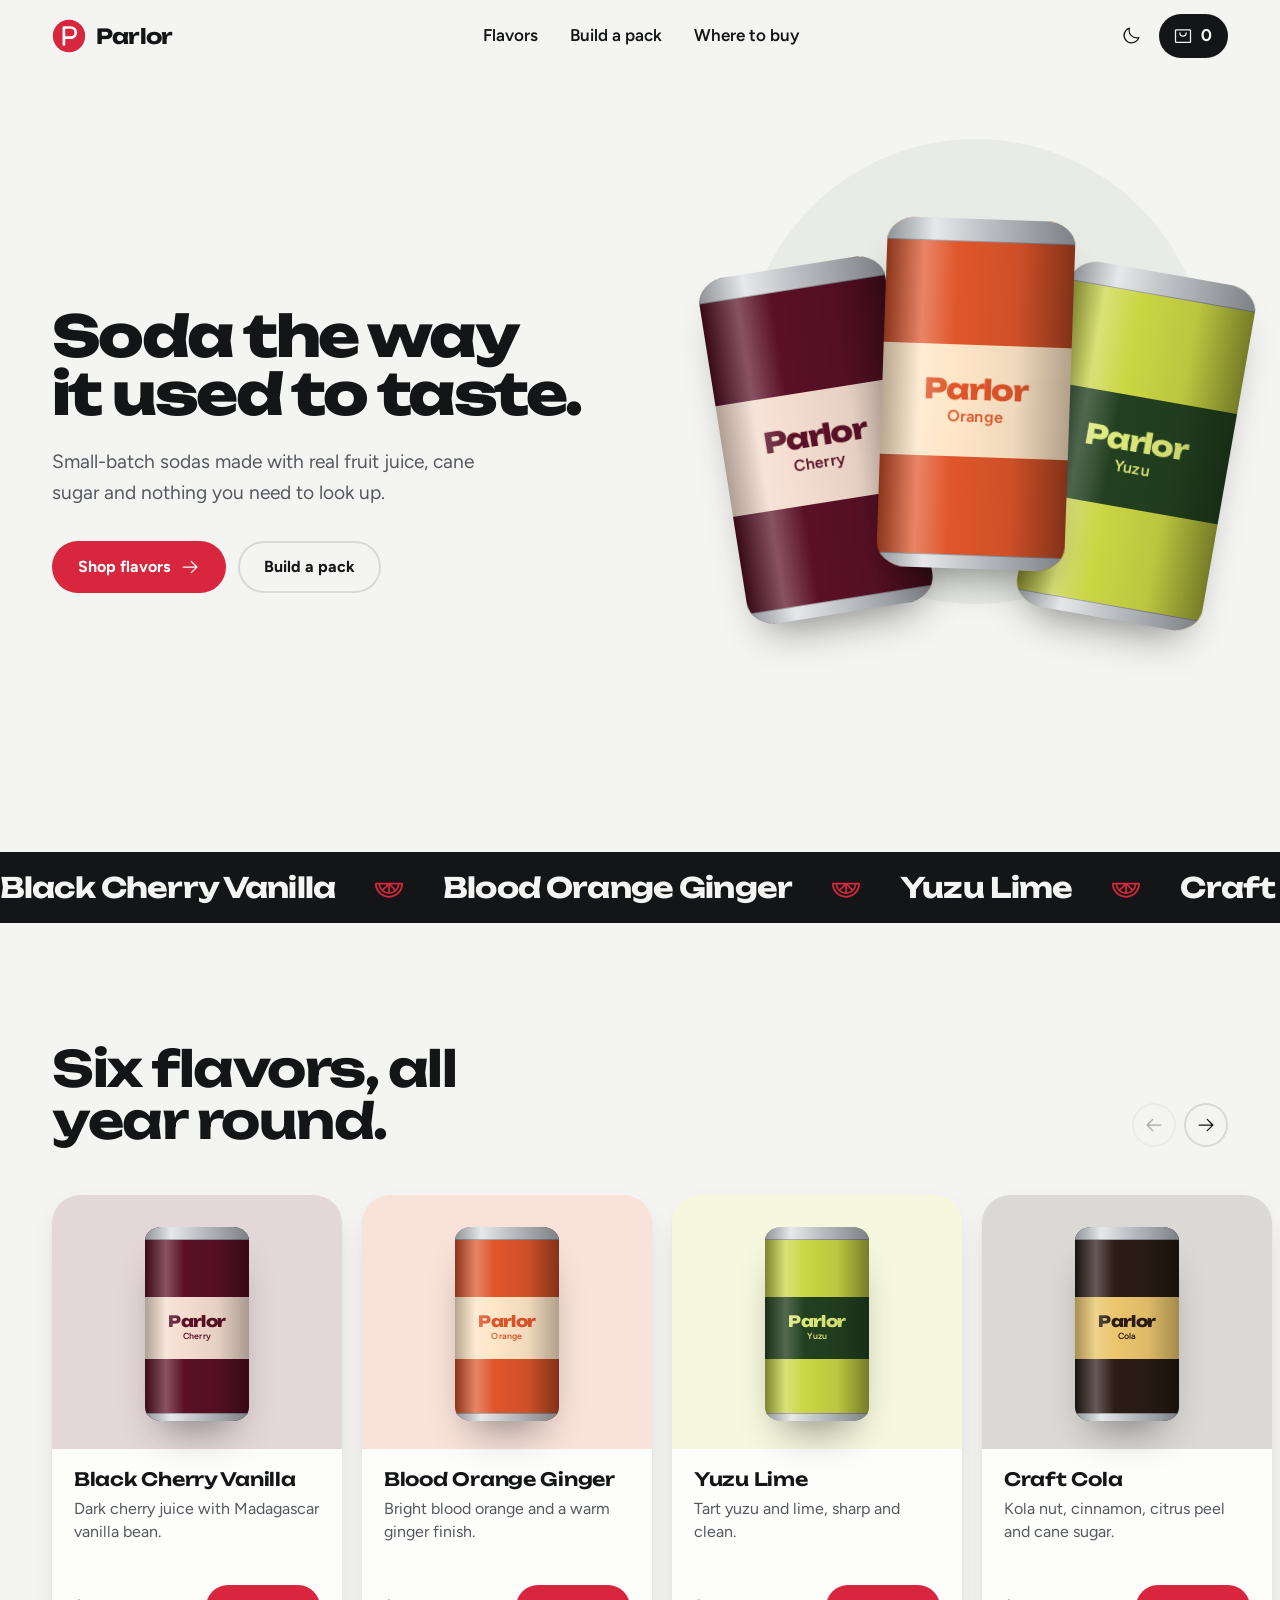
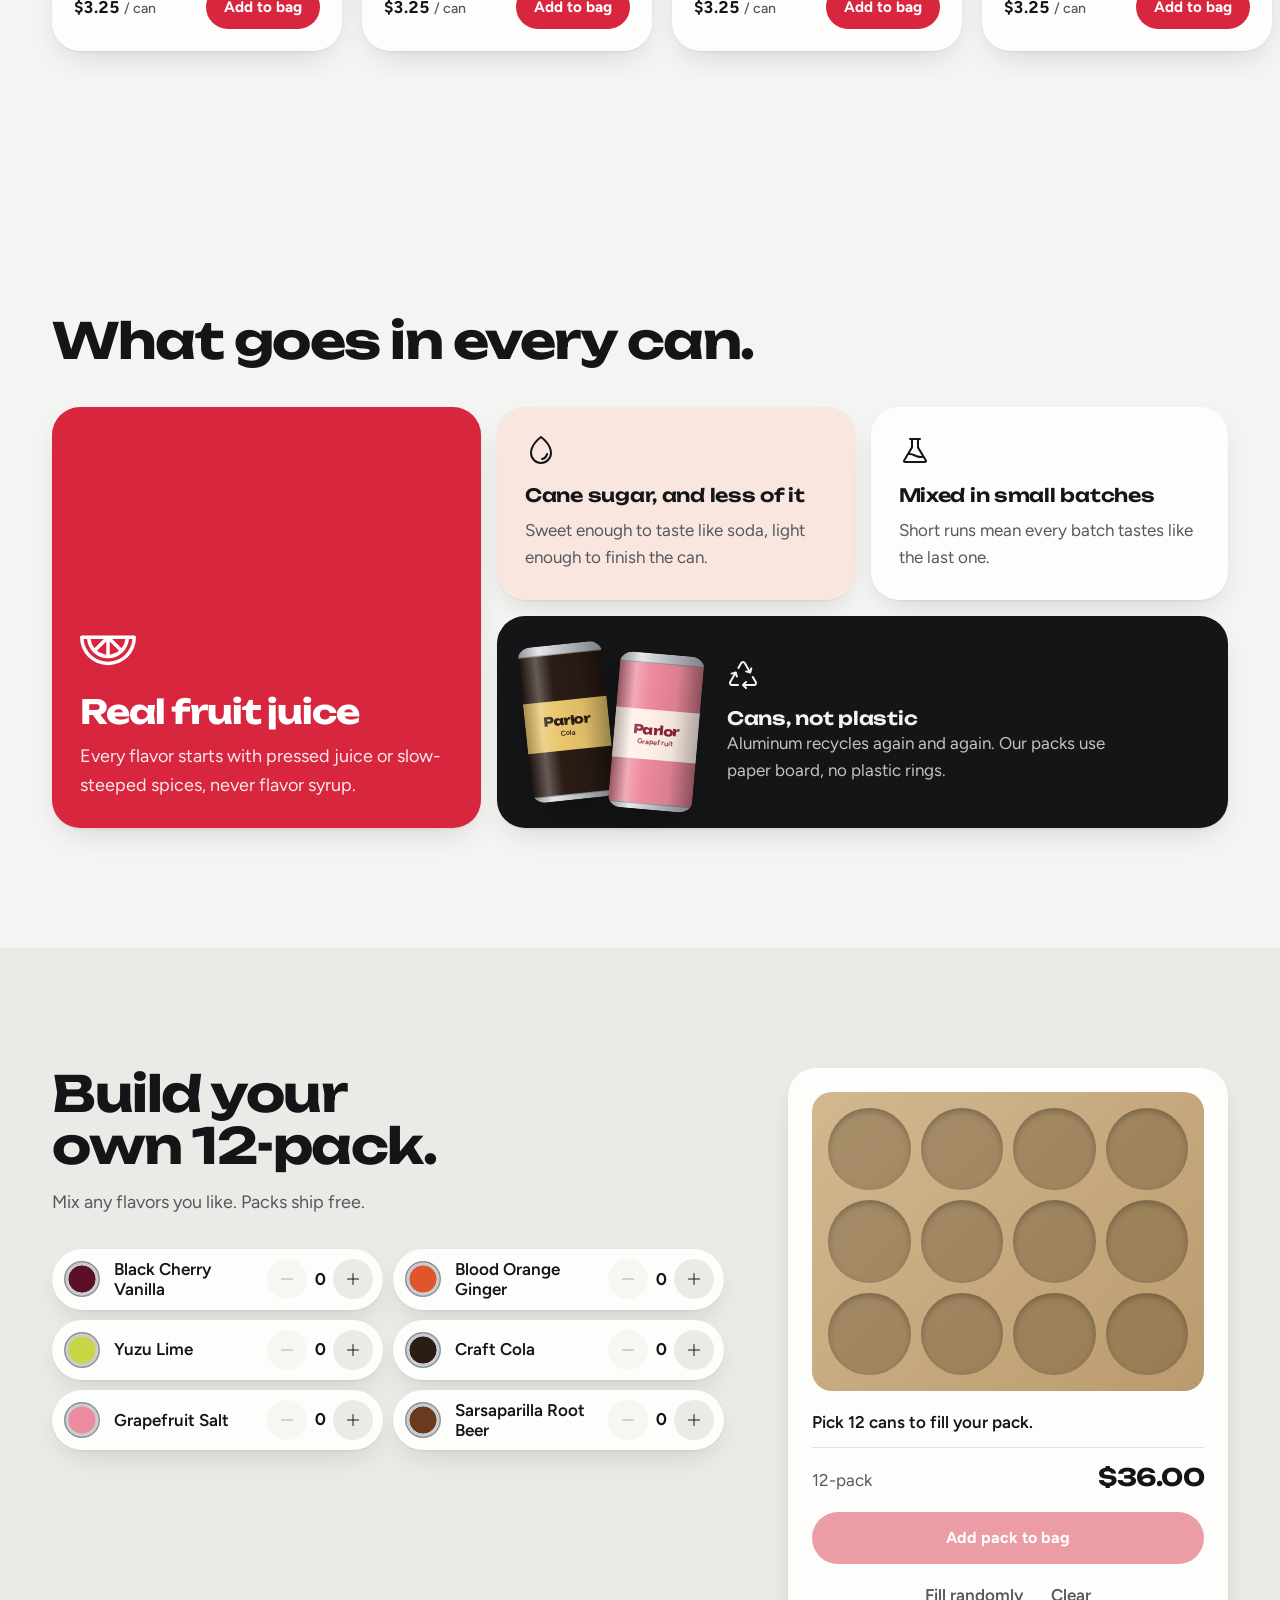
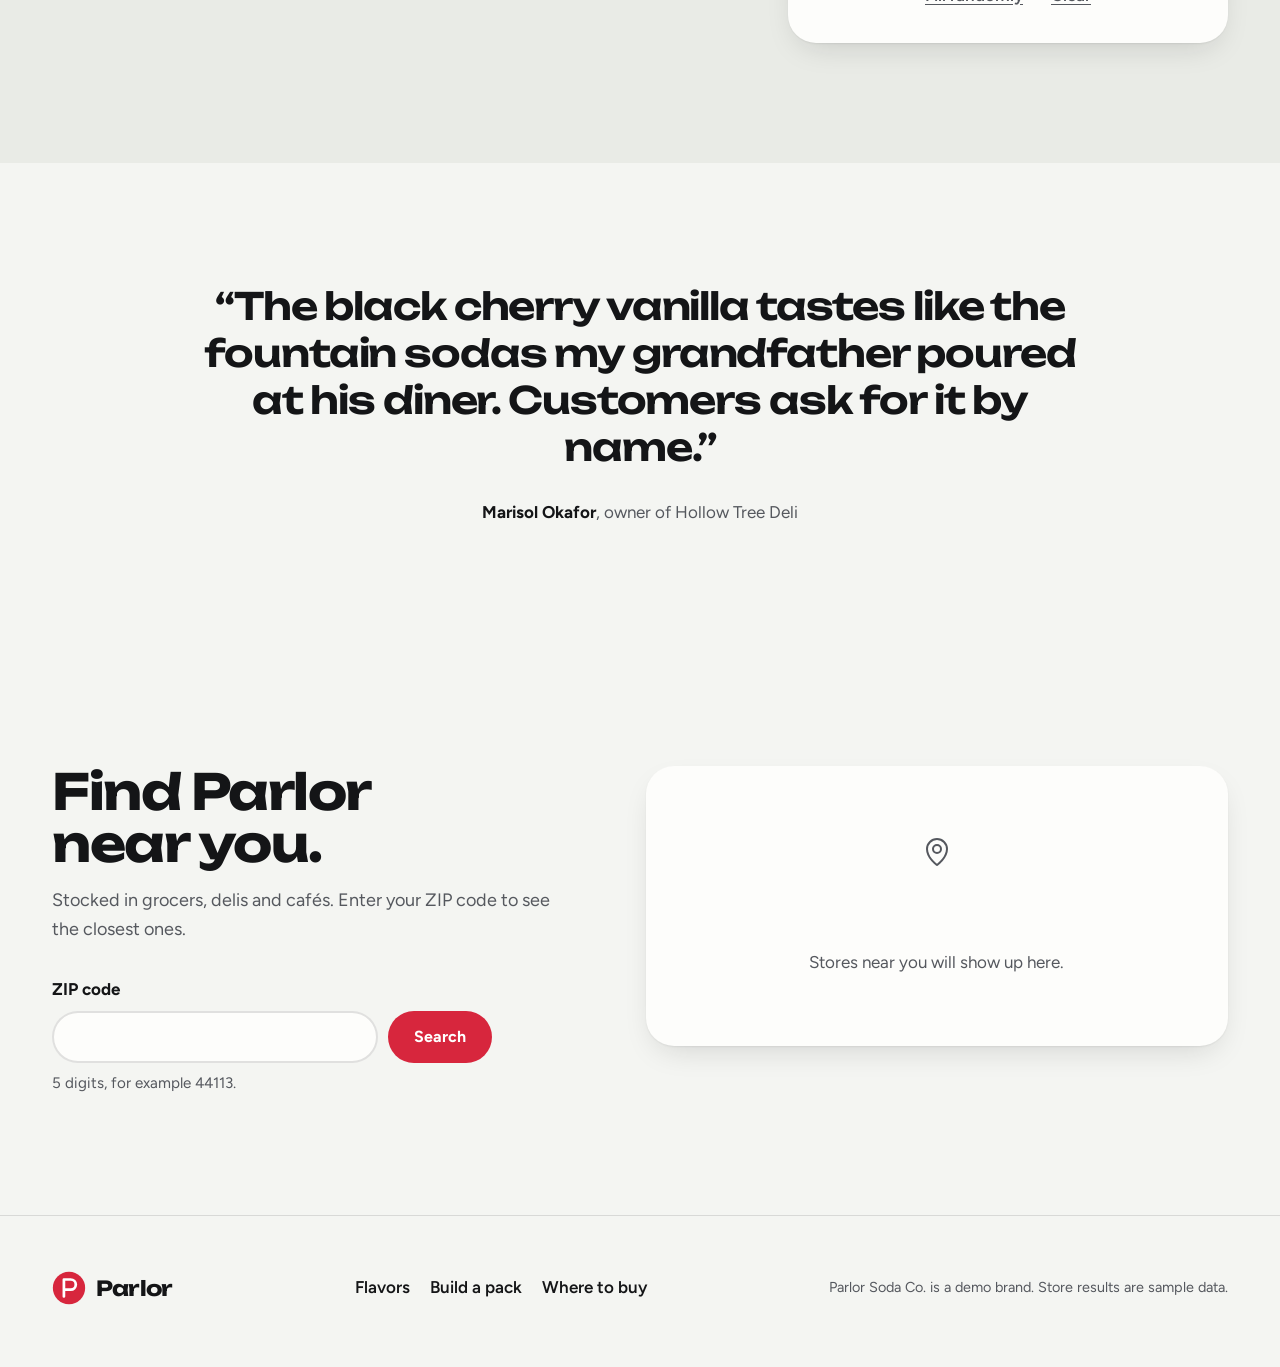
<file: soda/index.html>
<!doctype html>
<html lang="en">
<head>
  <meta charset="utf-8">
  <meta name="viewport" content="width=device-width, initial-scale=1">
  <title>Parlor Soda Co. | Small-batch soda made with real fruit</title>
  <meta name="description" content="Small-batch sodas made with real fruit juice and cane sugar. Shop six flavors or build your own 12-pack.">
  <link rel="stylesheet" href="fonts/fonts.css">
  <link rel="stylesheet" href="styles.css">
  <script src="app.js" defer></script>
</head>
<body>
  <a class="skip" href="#main">Skip to main content</a>
  <!-- Phosphor Icons (regular), MIT -->
  <svg width="0" height="0" style="position:absolute" aria-hidden="true">
    <symbol id="arrow-right" viewBox="0 0 256 256"><path d="M221.66,133.66l-72,72a8,8,0,0,1-11.32-11.32L196.69,136H40a8,8,0,0,1,0-16H196.69L138.34,61.66a8,8,0,0,1,11.32-11.32l72,72A8,8,0,0,1,221.66,133.66Z"/></symbol>
    <symbol id="check" viewBox="0 0 256 256"><path d="M229.66,77.66l-128,128a8,8,0,0,1-11.32,0l-56-56a8,8,0,0,1,11.32-11.32L96,188.69,218.34,66.34a8,8,0,0,1,11.32,11.32Z"/></symbol>
    <symbol id="drop" viewBox="0 0 256 256"><path d="M174,47.75a254.19,254.19,0,0,0-41.45-38.3,8,8,0,0,0-9.18,0A254.19,254.19,0,0,0,82,47.75C54.51,79.32,40,112.6,40,144a88,88,0,0,0,176,0C216,112.6,201.49,79.32,174,47.75ZM128,216a72.08,72.08,0,0,1-72-72c0-57.23,55.47-105,72-118,16.53,13,72,60.75,72,118A72.08,72.08,0,0,1,128,216Zm55.89-62.66a57.6,57.6,0,0,1-46.56,46.55A8.75,8.75,0,0,1,136,200a8,8,0,0,1-1.32-15.89c16.57-2.79,30.63-16.85,33.44-33.45a8,8,0,0,1,15.78,2.68Z"/></symbol>
    <symbol id="flask" viewBox="0 0 256 256"><path d="M221.69,199.77,160,96.92V40h8a8,8,0,0,0,0-16H88a8,8,0,0,0,0,16h8V96.92L34.31,199.77A16,16,0,0,0,48,224H208a16,16,0,0,0,13.72-24.23ZM110.86,103.25A7.93,7.93,0,0,0,112,99.14V40h32V99.14a7.93,7.93,0,0,0,1.14,4.11L183.36,167c-12,2.37-29.07,1.37-51.75-10.11-15.91-8.05-31.05-12.32-45.22-12.81ZM48,208l28.54-47.58c14.25-1.74,30.31,1.85,47.82,10.72,19,9.61,35,12.88,48,12.88a69.89,69.89,0,0,0,19.55-2.7L208,208Z"/></symbol>
    <symbol id="leaf" viewBox="0 0 256 256"><path d="M223.45,40.07a8,8,0,0,0-7.52-7.52C139.8,28.08,78.82,51,52.82,94a87.09,87.09,0,0,0-12.76,49c.57,15.92,5.21,32,13.79,47.85l-19.51,19.5a8,8,0,0,0,11.32,11.32l19.5-19.51C81,210.73,97.09,215.37,113,215.94q1.67.06,3.33.06A86.93,86.93,0,0,0,162,203.18C205,177.18,227.93,116.21,223.45,40.07ZM153.75,189.5c-22.75,13.78-49.68,14-76.71.77l88.63-88.62a8,8,0,0,0-11.32-11.32L65.73,179c-13.19-27-13-54,.77-76.71,22.09-36.47,74.6-56.44,141.31-54.06C210.2,114.89,190.22,167.41,153.75,189.5Z"/></symbol>
    <symbol id="map-pin" viewBox="0 0 256 256"><path d="M128,64a40,40,0,1,0,40,40A40,40,0,0,0,128,64Zm0,64a24,24,0,1,1,24-24A24,24,0,0,1,128,128Zm0-112a88.1,88.1,0,0,0-88,88c0,31.4,14.51,64.68,42,96.25a254.19,254.19,0,0,0,41.45,38.3,8,8,0,0,0,9.18,0A254.19,254.19,0,0,0,174,200.25c27.45-31.57,42-64.85,42-96.25A88.1,88.1,0,0,0,128,16Zm0,206c-16.53-13-72-60.75-72-118a72,72,0,0,1,144,0C200,161.23,144.53,209,128,222Z"/></symbol>
    <symbol id="minus" viewBox="0 0 256 256"><path d="M224,128a8,8,0,0,1-8,8H40a8,8,0,0,1,0-16H216A8,8,0,0,1,224,128Z"/></symbol>
    <symbol id="moon" viewBox="0 0 256 256"><path d="M233.54,142.23a8,8,0,0,0-8-2,88.08,88.08,0,0,1-109.8-109.8,8,8,0,0,0-10-10,104.84,104.84,0,0,0-52.91,37A104,104,0,0,0,136,224a103.09,103.09,0,0,0,62.52-20.88,104.84,104.84,0,0,0,37-52.91A8,8,0,0,0,233.54,142.23ZM188.9,190.34A88,88,0,0,1,65.66,67.11a89,89,0,0,1,31.4-26A106,106,0,0,0,96,56,104.11,104.11,0,0,0,200,160a106,106,0,0,0,14.92-1.06A89,89,0,0,1,188.9,190.34Z"/></symbol>
    <symbol id="orange-slice" viewBox="0 0 256 256"><path d="M248,80H8a8,8,0,0,0-8,8,128,128,0,0,0,256,0A8,8,0,0,0,248,80ZM77.4,149.91l42.6-42.6V167.6A79.59,79.59,0,0,1,77.4,149.91ZM66.09,138.6A79.59,79.59,0,0,1,48.4,96h60.29ZM136,107.31l42.6,42.6A79.59,79.59,0,0,1,136,167.6Zm53.91,31.29L147.31,96H207.6A79.59,79.59,0,0,1,189.91,138.6ZM128,200A112.15,112.15,0,0,1,16.28,96H32.34a96,96,0,0,0,191.32,0h16.06A112.15,112.15,0,0,1,128,200Z"/></symbol>
    <symbol id="plus" viewBox="0 0 256 256"><path d="M224,128a8,8,0,0,1-8,8H136v80a8,8,0,0,1-16,0V136H40a8,8,0,0,1,0-16h80V40a8,8,0,0,1,16,0v80h80A8,8,0,0,1,224,128Z"/></symbol>
    <symbol id="recycle" viewBox="0 0 256 256"><path d="M96,208a8,8,0,0,1-8,8H40a24,24,0,0,1-20.77-36l34.29-59.25L39.47,124.5A8,8,0,1,1,35.33,109l32.77-8.77a8,8,0,0,1,9.8,5.66l8.79,32.77A8,8,0,0,1,81,148.5a8.37,8.37,0,0,1-2.08.27,8,8,0,0,1-7.72-5.93l-3.8-14.15L33.11,188A8,8,0,0,0,40,200H88A8,8,0,0,1,96,208Zm140.73-28-23.14-40a8,8,0,0,0-13.84,8l23.14,40A8,8,0,0,1,216,200H147.31l10.34-10.34a8,8,0,0,0-11.31-11.32l-24,24a8,8,0,0,0,0,11.32l24,24a8,8,0,0,0,11.31-11.32L147.31,216H216a24,24,0,0,0,20.77-36ZM128,32a7.85,7.85,0,0,1,6.92,4l34.29,59.25-14.08-3.78A8,8,0,0,0,151,106.92l32.78,8.79a8.23,8.23,0,0,0,2.07.27,8,8,0,0,0,7.72-5.93l8.79-32.79a8,8,0,1,0-15.45-4.14l-3.8,14.17L148.77,28a24,24,0,0,0-41.54,0L84.07,68a8,8,0,0,0,13.85,8l23.16-40A7.85,7.85,0,0,1,128,32Z"/></symbol>
    <symbol id="shopping-bag" viewBox="0 0 256 256"><path d="M216,40H40A16,16,0,0,0,24,56V200a16,16,0,0,0,16,16H216a16,16,0,0,0,16-16V56A16,16,0,0,0,216,40Zm0,160H40V56H216V200ZM176,88a48,48,0,0,1-96,0,8,8,0,0,1,16,0,32,32,0,0,0,64,0,8,8,0,0,1,16,0Z"/></symbol>
    <symbol id="sun" viewBox="0 0 256 256"><path d="M120,40V16a8,8,0,0,1,16,0V40a8,8,0,0,1-16,0Zm72,88a64,64,0,1,1-64-64A64.07,64.07,0,0,1,192,128Zm-16,0a48,48,0,1,0-48,48A48.05,48.05,0,0,0,176,128ZM58.34,69.66A8,8,0,0,0,69.66,58.34l-16-16A8,8,0,0,0,42.34,53.66Zm0,116.68-16,16a8,8,0,0,0,11.32,11.32l16-16a8,8,0,0,0-11.32-11.32ZM192,72a8,8,0,0,0,5.66-2.34l16-16a8,8,0,0,0-11.32-11.32l-16,16A8,8,0,0,0,192,72Zm5.66,114.34a8,8,0,0,0-11.32,11.32l16,16a8,8,0,0,0,11.32-11.32ZM48,128a8,8,0,0,0-8-8H16a8,8,0,0,0,0,16H40A8,8,0,0,0,48,128Zm80,80a8,8,0,0,0-8,8v24a8,8,0,0,0,16,0V216A8,8,0,0,0,128,208Zm112-88H216a8,8,0,0,0,0,16h24a8,8,0,0,0,0-16Z"/></symbol>
    <symbol id="x" viewBox="0 0 256 256"><path d="M205.66,194.34a8,8,0,0,1-11.32,11.32L128,139.31,61.66,205.66a8,8,0,0,1-11.32-11.32L116.69,128,50.34,61.66A8,8,0,0,1,61.66,50.34L128,116.69l66.34-66.35a8,8,0,0,1,11.32,11.32L139.31,128Z"/></symbol>
  </svg>

  <header class="nav-wrap">
    <nav class="nav" aria-label="Primary">
      <a class="brand" href="#top" aria-label="Parlor Soda Co. home">
        <svg class="mark" viewBox="0 0 40 40" aria-hidden="true"><circle cx="20" cy="20" r="19" fill="var(--accent)"/><path d="M14 30V10h8a6 6 0 0 1 0 12h-8" fill="none" stroke="var(--on-accent)" stroke-width="3.2" stroke-linecap="round" stroke-linejoin="round"/></svg>
        <span>Parlor</span>
      </a>
      <ul class="nav-links" role="list">
        <li><a href="#flavors">Flavors</a></li>
        <li><a href="#pack">Build a pack</a></li>
        <li><a href="#stores">Where to buy</a></li>
      </ul>
      <div class="nav-actions">
        <button class="icon-btn" id="theme" type="button" aria-label="Switch to dark theme">
          <svg class="i i-moon" aria-hidden="true"><use href="#moon"/></svg>
          <svg class="i i-sun" aria-hidden="true"><use href="#sun"/></svg>
        </button>
        <button class="bag" id="bag" type="button" aria-label="Bag, 0 items">
          <svg class="i" aria-hidden="true"><use href="#shopping-bag"/></svg>
          <span class="bag-count" id="bag-count" aria-hidden="true">0</span>
        </button>
      </div>
    </nav>
  </header>

  <main id="main" tabindex="-1">
    <section class="hero" id="top">
      <div class="hero-copy">
        <h1>Soda the way it used to taste.</h1>
        <p>Small-batch sodas made with real fruit juice, cane sugar and nothing you need to look up.</p>
        <div class="hero-ctas">
          <a class="btn btn-primary" href="#flavors">Shop flavors <svg class="i" aria-hidden="true"><use href="#arrow-right"/></svg></a>
          <a class="btn btn-ghost" href="#pack">Build a pack</a>
        </div>
      </div>
      <div class="hero-cans" aria-hidden="true">
        <div class="can can-lg" data-flavor="cherry"></div>
        <div class="can can-lg" data-flavor="orange"></div>
        <div class="can can-lg" data-flavor="yuzu"></div>
      </div>
    </section>

    <div class="marquee" aria-hidden="true">
      <div class="marquee-track" id="marquee"></div>
    </div>

    <section class="section" id="flavors" aria-labelledby="flavors-title">
      <div class="container shelf-head">
        <h2 id="flavors-title">Six flavors, all year round.</h2>
        <div class="shelf-nav">
          <button class="icon-btn round" type="button" data-shelf="-1" aria-label="Previous flavors"><svg class="i flip" aria-hidden="true"><use href="#arrow-right"/></svg></button>
          <button class="icon-btn round" type="button" data-shelf="1" aria-label="Next flavors"><svg class="i" aria-hidden="true"><use href="#arrow-right"/></svg></button>
        </div>
      </div>
      <ul class="shelf" id="shelf" role="list" aria-label="Flavors"></ul>
    </section>

    <section class="section" aria-labelledby="inside-title">
      <div class="container">
        <h2 id="inside-title" class="narrow">What goes in every can.</h2>
        <div class="bento">
          <article class="cell cell-juice">
            <svg class="i-lg" aria-hidden="true"><use href="#orange-slice"/></svg>
            <h3>Real fruit juice</h3>
            <p>Every flavor starts with pressed juice or slow-steeped spices, never flavor syrup.</p>
          </article>
          <article class="cell cell-sugar">
            <svg class="i-lg" aria-hidden="true"><use href="#drop"/></svg>
            <h3>Cane sugar, and less of it</h3>
            <p>Sweet enough to taste like soda, light enough to finish the can.</p>
          </article>
          <article class="cell cell-batch">
            <svg class="i-lg" aria-hidden="true"><use href="#flask"/></svg>
            <h3>Mixed in small batches</h3>
            <p>Short runs mean every batch tastes like the last one.</p>
          </article>
          <article class="cell cell-can">
            <div class="cell-cans" aria-hidden="true"><div class="can can-sm" data-flavor="cola"></div><div class="can can-sm" data-flavor="grapefruit"></div></div>
            <div>
              <svg class="i-lg" aria-hidden="true"><use href="#recycle"/></svg>
              <h3>Cans, not plastic</h3>
              <p>Aluminum recycles again and again. Our packs use paper board, no plastic rings.</p>
            </div>
          </article>
        </div>
      </div>
    </section>

    <section class="section section-tint" id="pack" aria-labelledby="pack-title">
      <div class="container pack">
        <div class="pack-copy">
          <h2 id="pack-title">Build your own 12-pack.</h2>
          <p class="lede">Mix any flavors you like. Packs ship free.</p>
          <ul class="picker" id="picker" role="list"></ul>
        </div>
        <div class="pack-box">
          <div class="slots" id="slots" role="img" aria-label="Empty 12-pack"></div>
          <p class="pack-status" id="pack-status" aria-live="polite">Pick 12 cans to fill your pack.</p>
          <div class="pack-total"><span>12-pack</span><b>$36.00</b></div>
          <button class="btn btn-primary btn-block" id="pack-add" type="button" disabled>Add pack to bag</button>
          <div class="pack-tools">
            <button class="link-btn" id="pack-random" type="button">Fill randomly</button>
            <button class="link-btn" id="pack-clear" type="button">Clear</button>
          </div>
        </div>
      </div>
    </section>

    <section class="section quote-section" aria-label="Customer review">
      <figure class="container quote">
        <blockquote><p>“The black cherry vanilla tastes like the fountain sodas my grandfather poured at his diner. Customers ask for it by name.”</p></blockquote>
        <figcaption><b>Marisol Okafor</b>, owner of Hollow Tree Deli</figcaption>
      </figure>
    </section>

    <section class="section" id="stores" aria-labelledby="stores-title">
      <div class="container stores">
        <div>
          <h2 id="stores-title">Find Parlor near you.</h2>
          <p class="lede">Stocked in grocers, delis and cafés. Enter your ZIP code to see the closest ones.</p>
          <form class="zip-form" id="zip-form" novalidate>
            <label for="zip">ZIP code</label>
            <div class="zip-row">
              <input id="zip" name="zip" inputmode="numeric" autocomplete="postal-code" maxlength="5" aria-describedby="zip-help zip-error">
              <button class="btn btn-primary" type="submit">Search</button>
            </div>
            <p class="help" id="zip-help">5 digits, for example 44113.</p>
            <p class="error" id="zip-error" hidden></p>
          </form>
        </div>
        <div class="results" id="results" aria-live="polite">
          <div class="results-empty">
            <svg class="i-lg" aria-hidden="true"><use href="#map-pin"/></svg>
            <p>Stores near you will show up here.</p>
          </div>
        </div>
      </div>
    </section>
  </main>

  <footer class="footer">
    <div class="container footer-inner">
      <a class="brand" href="#top" aria-label="Parlor Soda Co., back to top">
        <svg class="mark" viewBox="0 0 40 40" aria-hidden="true"><circle cx="20" cy="20" r="19" fill="var(--accent)"/><path d="M14 30V10h8a6 6 0 0 1 0 12h-8" fill="none" stroke="var(--on-accent)" stroke-width="3.2" stroke-linecap="round" stroke-linejoin="round"/></svg>
        <span>Parlor</span>
      </a>
      <ul class="footer-links" role="list">
        <li><a href="#flavors">Flavors</a></li>
        <li><a href="#pack">Build a pack</a></li>
        <li><a href="#stores">Where to buy</a></li>
      </ul>
      <p class="small">Parlor Soda Co. is a demo brand. Store results are sample data.</p>
    </div>
  </footer>

  <div class="toast" id="toast" role="status" aria-live="polite"></div>
</body>
</html>
</file>
<file: styles.css>
/* Tidewell landing page
   Design system: design-system/tidewell/MASTER.md (Flat Design, teal + action orange,
   Plus Jakarta Sans). Primary/accent shades were darkened from the generated palette so
   white button text meets WCAG AA (4.5:1). */

:root {
  --bg: #F0FDFA;
  --bg-alt: #E3F4F1;
  --surface: #FFFFFF;
  --fg: #134E4A;
  --fg-strong: #0B2F2C;
  --muted: #475569;
  --border: #BFE3DD;
  --primary: #0F766E;
  --primary-hover: #0B5F59;
  --on-primary: #FFFFFF;
  --primary-soft: #CCFBF1;
  --accent: #C2410C;
  --accent-hover: #9A3412;
  --on-accent: #FFFFFF;
  --ok-bg: #DCFCE7;
  --ok-fg: #166534;
  --warn-bg: #FFEDD5;
  --warn-fg: #9A3412;
  --error: #B91C1C;
  --ring: #0F766E;
  --av-1: #0F766E;
  --av-2: #7C3AED;
  --av-3: #C2410C;

  --font: "Plus Jakarta Sans", system-ui, -apple-system, "Segoe UI", sans-serif;
  --radius: 12px;
  --radius-sm: 8px;
  --space-1: 4px;
  --space-2: 8px;
  --space-3: 16px;
  --space-4: 24px;
  --space-5: 32px;
  --space-6: 48px;
  --space-7: 64px;
  --space-8: 96px;
  --dur: 180ms;
  --ease: cubic-bezier(.2, .8, .2, 1);
  --z-header: 40;
  --header-h: 68px;
  color-scheme: light;
}

@media (prefers-color-scheme: dark) {
  :root:not([data-theme="light"]) {
    --bg: #0B1716;
    --bg-alt: #0F1F1D;
    --surface: #132624;
    --fg: #D5EFEB;
    --fg-strong: #F0FDFA;
    --muted: #A3BCB8;
    --border: #24403C;
    --primary: #2DD4BF;
    --primary-hover: #5EEAD4;
    --on-primary: #042F2E;
    --primary-soft: #123A36;
    --accent: #FB923C;
    --accent-hover: #FDBA74;
    --on-accent: #1C0A00;
    --ok-bg: #0F3320;
    --ok-fg: #86EFAC;
    --warn-bg: #3B1D0B;
    --warn-fg: #FDBA74;
    --error: #FCA5A5;
    --ring: #5EEAD4;
    --av-1: #115E59;
    --av-2: #6D28D9;
    --av-3: #9A3412;
    color-scheme: dark;
  }
}

:root[data-theme="dark"] {
  --bg: #0B1716;
  --bg-alt: #0F1F1D;
  --surface: #132624;
  --fg: #D5EFEB;
  --fg-strong: #F0FDFA;
  --muted: #A3BCB8;
  --border: #24403C;
  --primary: #2DD4BF;
  --primary-hover: #5EEAD4;
  --on-primary: #042F2E;
  --primary-soft: #123A36;
  --accent: #FB923C;
  --accent-hover: #FDBA74;
  --on-accent: #1C0A00;
  --ok-bg: #0F3320;
  --ok-fg: #86EFAC;
  --warn-bg: #3B1D0B;
  --warn-fg: #FDBA74;
  --error: #FCA5A5;
  --ring: #5EEAD4;
  --av-1: #115E59;
  --av-2: #6D28D9;
  --av-3: #9A3412;
  color-scheme: dark;
}

/* Base */
*, *::before, *::after { box-sizing: border-box; }
html { scroll-behavior: smooth; scroll-padding-top: calc(var(--header-h) + var(--space-3)); -webkit-text-size-adjust: 100%; }
body {
  margin: 0;
  font-family: var(--font);
  font-size: 1rem;
  line-height: 1.6;
  color: var(--fg);
  background: var(--bg);
  -webkit-font-smoothing: antialiased;
}
h1, h2, h3 { color: var(--fg-strong); line-height: 1.2; margin: 0; text-wrap: balance; }
h1 { font-size: clamp(2.25rem, 5vw + 1rem, 3.5rem); font-weight: 800; letter-spacing: -0.02em; }
h2 { font-size: clamp(1.75rem, 2.5vw + 1rem, 2.5rem); font-weight: 700; letter-spacing: -0.01em; }
h3 { font-size: 1.125rem; font-weight: 700; }
p { margin: 0; }
a { color: var(--primary); }
img, svg { display: block; }
.muted { color: var(--muted); }
.sr-only {
  position: absolute; width: 1px; height: 1px; padding: 0; margin: -1px;
  overflow: hidden; clip: rect(0 0 0 0); white-space: nowrap; border: 0;
}

:focus-visible { outline: 3px solid var(--ring); outline-offset: 3px; border-radius: 4px; }
main:focus { outline: none; }

.skip-link {
  position: absolute; left: var(--space-3); top: -100px; z-index: 100;
  background: var(--primary); color: var(--on-primary);
  padding: var(--space-2) var(--space-3); border-radius: var(--radius-sm);
  font-weight: 600; text-decoration: none;
}
.skip-link:focus { top: var(--space-3); }

.container { width: 100%; max-width: 1180px; margin: 0 auto; padding: 0 var(--space-3); }
.container-narrow { max-width: 760px; }
@media (min-width: 768px) { .container { padding: 0 var(--space-5); } }

.icon {
  width: 20px; height: 20px; flex: none;
  fill: none; stroke: currentColor; stroke-width: 2; stroke-linecap: round; stroke-linejoin: round;
}

/* Buttons */
.btn {
  display: inline-flex; align-items: center; justify-content: center; gap: var(--space-2);
  min-height: 44px; padding: 10px 18px;
  font: inherit; font-weight: 600; font-size: .95rem; line-height: 1.2;
  text-decoration: none; white-space: nowrap;
  border: 2px solid transparent; border-radius: var(--radius-sm);
  cursor: pointer; touch-action: manipulation;
  transition: background-color var(--dur) var(--ease), color var(--dur) var(--ease), border-color var(--dur) var(--ease);
}
.btn-lg { min-height: 52px; padding: 14px 24px; font-size: 1rem; }
.btn-block { width: 100%; }
.btn-primary { background: var(--primary); color: var(--on-primary); }
.btn-primary:hover { background: var(--primary-hover); }
.btn-accent { background: var(--accent); color: var(--on-accent); }
.btn-accent:hover { background: var(--accent-hover); }
.btn-outline { background: transparent; color: var(--fg-strong); border-color: var(--border); }
.btn-outline:hover { border-color: var(--primary); color: var(--primary); }
.btn-ghost { background: transparent; color: var(--fg-strong); }
.btn-ghost:hover { background: var(--primary-soft); }
.btn .icon { transition: transform var(--dur) var(--ease); }
.btn:hover .icon { transform: translateX(3px); }

.icon-btn {
  display: inline-grid; place-items: center; width: 44px; height: 44px;
  background: transparent; color: var(--fg-strong);
  border: 0; border-radius: var(--radius-sm); cursor: pointer;
  transition: background-color var(--dur) var(--ease);
}
.icon-btn:hover { background: var(--primary-soft); }

/* Header */
.site-header {
  position: sticky; top: 0; z-index: var(--z-header);
  background: color-mix(in srgb, var(--bg) 92%, transparent);
  border-bottom: 1px solid var(--border);
}
.nav { display: flex; align-items: center; gap: var(--space-4); min-height: var(--header-h); }
.brand {
  display: inline-flex; align-items: center; gap: 10px;
  font-weight: 800; font-size: 1.2rem; color: var(--fg-strong); text-decoration: none;
}
.brand-mark {
  display: grid; place-items: center; width: 34px; height: 34px;
  border-radius: 9px; background: var(--primary); color: var(--on-primary);
}
.nav-links { display: flex; gap: var(--space-1); margin-left: auto; }
.nav-links > a:not(.btn) {
  padding: 10px 12px; border-radius: var(--radius-sm);
  color: var(--fg); font-weight: 500; text-decoration: none;
  transition: background-color var(--dur) var(--ease), color var(--dur) var(--ease);
}
.nav-links > a:not(.btn):hover { background: var(--primary-soft); color: var(--fg-strong); }
.nav-actions { display: flex; align-items: center; gap: var(--space-2); }
.nav-toggle, .nav-mobile-only { display: none; }

.icon-sun, .icon-close { display: none; }
:root[data-theme="dark"] .icon-moon { display: none; }
:root[data-theme="dark"] .icon-sun { display: block; }
.nav-toggle[aria-expanded="true"] .icon-open { display: none; }
.nav-toggle[aria-expanded="true"] .icon-close { display: block; }

@media (max-width: 899px) {
  .nav-desktop-only { display: none; }
  .nav-toggle { display: inline-grid; }
  .nav-actions { margin-left: auto; }
  .nav-links {
    position: absolute; top: 100%; left: 0; right: 0;
    flex-direction: column; gap: var(--space-1);
    padding: var(--space-3); margin: 0;
    background: var(--bg); border-bottom: 1px solid var(--border);
    display: none;
  }
  .nav-links.is-open { display: flex; }
  .nav-links > a:not(.btn) { padding: 12px; }
  .nav-links .nav-mobile-only { display: inline-flex; }
  .nav-links .btn-ghost { margin-top: var(--space-2); border-color: var(--border); }
}

/* Hero */
.hero { padding: var(--space-7) 0 var(--space-7); }
.hero-grid { display: grid; gap: var(--space-6); align-items: center; }
@media (min-width: 1024px) {
  .hero { padding: var(--space-8) 0; }
  .hero-grid { grid-template-columns: 1.05fr 1fr; gap: var(--space-7); }
}
.eyebrow {
  display: inline-block; margin-bottom: var(--space-3);
  font-size: .8rem; font-weight: 700; letter-spacing: .08em; text-transform: uppercase;
  color: var(--primary);
}
.lead { font-size: 1.125rem; color: var(--muted); max-width: 60ch; }
.hero-copy .lead { margin-top: var(--space-4); }
.hero-ctas { display: flex; flex-wrap: wrap; gap: var(--space-3); margin-top: var(--space-5); }
.hero-points {
  display: flex; flex-wrap: wrap; gap: var(--space-2) var(--space-4);
  list-style: none; padding: 0; margin: var(--space-4) 0 0;
  color: var(--muted); font-size: .95rem;
}
.hero-points li { display: inline-flex; align-items: center; gap: 6px; }
.hero-points .icon { width: 18px; height: 18px; color: var(--primary); }

/* Mockup */
.mockup {
  margin: 0; background: var(--surface);
  border: 1px solid var(--border); border-radius: 16px; overflow: hidden;
}
.mockup-bar { display: flex; gap: 6px; padding: 12px 16px; background: var(--bg-alt); border-bottom: 1px solid var(--border); }
.mockup-bar span { width: 10px; height: 10px; border-radius: 50%; background: var(--border); }
.mockup-body { padding: var(--space-4); }
.mockup-head { display: flex; justify-content: space-between; align-items: flex-start; gap: var(--space-3); margin-bottom: var(--space-4); }
.mockup-title { font-weight: 700; color: var(--fg-strong); }
.mockup-sub { font-size: .9rem; color: var(--muted); }
.checkins { list-style: none; margin: 0; padding: 0; display: grid; gap: var(--space-3); }
.checkin {
  display: flex; gap: var(--space-3); align-items: flex-start;
  padding: var(--space-3); border-radius: var(--radius); background: var(--bg);
  border: 1px solid var(--border); font-size: .95rem;
}
.checkin-name { font-weight: 700; color: var(--fg-strong); }
.checkin .pill { margin-top: var(--space-2); }
.avatar {
  display: grid; place-items: center; flex: none; width: 40px; height: 40px;
  border-radius: 50%; background: var(--av); color: #fff;
  font-weight: 700; font-size: .8rem;
}
.pill {
  display: inline-flex; align-items: center; gap: 4px;
  padding: 4px 10px; border-radius: 999px;
  font-size: .8rem; font-weight: 600; white-space: nowrap;
}
.pill .icon { width: 14px; height: 14px; }
.pill-ok { background: var(--ok-bg); color: var(--ok-fg); }
.pill-warn { background: var(--warn-bg); color: var(--warn-fg); }

/* Logos */
.logos { padding: var(--space-5) 0 var(--space-6); }
.logos-title { font-size: .9rem; font-weight: 600; color: var(--muted); text-align: center; letter-spacing: 0; }
.logo-row {
  display: flex; flex-wrap: wrap; justify-content: center; gap: var(--space-3) var(--space-6);
  list-style: none; padding: 0; margin: var(--space-4) 0 0;
  font-size: 1.25rem; font-weight: 800; letter-spacing: -0.02em; color: var(--muted);
}

/* Sections */
.section { padding: var(--space-7) 0; }
@media (min-width: 1024px) { .section { padding: var(--space-8) 0; } }
.section-alt { background: var(--bg-alt); }
.section-head { max-width: 680px; margin: 0 auto var(--space-6); text-align: center; }
.section-head .lead { margin: var(--space-3) auto 0; }

.card { background: var(--surface); border: 1px solid var(--border); border-radius: var(--radius); }

.feature-grid, .quote-grid, .price-grid, .steps {
  list-style: none; padding: 0; margin: 0; display: grid; gap: var(--space-4);
}
@media (min-width: 640px) { .feature-grid { grid-template-columns: repeat(2, 1fr); } }
@media (min-width: 1024px) { .feature-grid { grid-template-columns: repeat(3, 1fr); } }
.feature { padding: var(--space-4); transition: border-color var(--dur) var(--ease); }
.feature:hover { border-color: var(--primary); }
.feature-icon {
  display: grid; place-items: center; width: 44px; height: 44px; margin-bottom: var(--space-3);
  border-radius: 10px; background: var(--primary-soft); color: var(--primary);
}
.feature p { margin-top: var(--space-2); color: var(--muted); }

/* Steps */
@media (min-width: 768px) { .steps { grid-template-columns: repeat(3, 1fr); gap: var(--space-5); } }
.step { text-align: center; padding: 0 var(--space-2); }
.step-num {
  display: grid; place-items: center; width: 48px; height: 48px; margin: 0 auto var(--space-3);
  border-radius: 50%; background: var(--primary); color: var(--on-primary);
  font-weight: 800; font-size: 1.2rem;
}
.step p { margin-top: var(--space-2); color: var(--muted); }

/* Quotes */
@media (min-width: 900px) { .quote-grid { grid-template-columns: repeat(3, 1fr); } }
.quote { display: flex; flex-direction: column; justify-content: space-between; gap: var(--space-4); padding: var(--space-4); }
.quote blockquote { margin: 0; font-size: 1.05rem; color: var(--fg-strong); }
.quote-by { display: flex; align-items: center; gap: var(--space-3); font-size: .9rem; line-height: 1.4; }

/* Pricing */
.billing-toggle {
  display: inline-flex; gap: 4px; margin: var(--space-4) 0 0; padding: 4px;
  border: 1px solid var(--border); border-radius: 999px; background: var(--surface);
}
.billing-toggle input { position: absolute; opacity: 0; pointer-events: none; }
.billing-toggle label {
  display: inline-flex; align-items: center; gap: var(--space-2);
  min-height: 40px; padding: 8px 18px; border-radius: 999px;
  font-weight: 600; font-size: .95rem; cursor: pointer; color: var(--fg);
  transition: background-color var(--dur) var(--ease), color var(--dur) var(--ease);
}
.billing-toggle input:checked + label { background: var(--primary); color: var(--on-primary); }
.billing-toggle input:focus-visible + label { outline: 3px solid var(--ring); outline-offset: 2px; }
.save {
  padding: 2px 8px; border-radius: 999px; font-size: .75rem;
  background: var(--warn-bg); color: var(--warn-fg);
}

@media (min-width: 900px) { .price-grid { grid-template-columns: repeat(3, 1fr); align-items: start; } }
.price { position: relative; display: flex; flex-direction: column; gap: var(--space-3); padding: var(--space-5) var(--space-4); }
.price-featured { border: 2px solid var(--primary); }
.badge {
  position: absolute; top: -14px; left: var(--space-4);
  padding: 4px 12px; border-radius: 999px;
  background: var(--primary); color: var(--on-primary);
  font-size: .8rem; font-weight: 700;
}
.price-desc { color: var(--muted); }
.price-amount { display: flex; align-items: baseline; gap: var(--space-2); flex-wrap: wrap; margin: var(--space-2) 0; }
.amount { font-size: 2.75rem; font-weight: 800; color: var(--fg-strong); letter-spacing: -0.02em; font-variant-numeric: tabular-nums; }
.per { color: var(--muted); font-size: .9rem; line-height: 1.3; }
.billed { display: block; }
.price-list { list-style: none; padding: 0; margin: var(--space-2) 0 0; display: grid; gap: 10px; }
.price-list li { display: flex; align-items: center; gap: 10px; }
.price-list .icon { width: 18px; height: 18px; color: var(--primary); }

/* FAQ */
.faq { display: grid; gap: var(--space-3); }
.faq details { background: var(--surface); border: 1px solid var(--border); border-radius: var(--radius); }
.faq summary {
  display: flex; justify-content: space-between; align-items: center; gap: var(--space-3);
  min-height: 56px; padding: var(--space-3) var(--space-4);
  font-weight: 600; color: var(--fg-strong); cursor: pointer; list-style: none;
  border-radius: var(--radius);
}
.faq summary::-webkit-details-marker { display: none; }
.faq summary .icon { color: var(--primary); transition: transform var(--dur) var(--ease); }
.faq details[open] summary .icon { transform: rotate(45deg); }
.faq details p { padding: 0 var(--space-4) var(--space-4); color: var(--muted); }

/* CTA */
.cta { padding: var(--space-7) 0; background: var(--primary); color: var(--on-primary); }
.cta-inner { max-width: 720px; text-align: center; }
.cta h2 { color: var(--on-primary); }
.cta p { margin-top: var(--space-3); font-size: 1.1rem; }
.cta :focus-visible { outline-color: var(--on-primary); }
.signup-form { margin-top: var(--space-5); text-align: left; }
.field label { display: block; margin-bottom: var(--space-2); font-weight: 600; }
.field-row { display: flex; flex-direction: column; gap: var(--space-2); }
@media (min-width: 560px) { .field-row { flex-direction: row; } }
.field input {
  flex: 1; min-height: 52px; min-width: 0; padding: 12px 16px;
  font: inherit; font-size: 1rem; color: #0B2F2C;
  background: #FFFFFF; border: 2px solid transparent; border-radius: var(--radius-sm);
}
.field input::placeholder { color: #64748B; }
.field input[aria-invalid="true"] { border-color: #B91C1C; }
.field .btn { min-height: 52px; }
.cta .btn-accent { background: #9A3412; color: #FFFFFF; }
.cta .btn-accent:hover { background: #7C2D12; }
.field-error, .form-success { margin-top: var(--space-2); font-weight: 600; }
.field-error {
  display: inline-flex; align-items: center; gap: 6px;
  padding: 4px 10px; border-radius: var(--radius-sm);
  background: #FEE2E2; color: #991B1B;
}
.field-error[hidden] { display: none; }
.field-error .icon { width: 16px; height: 16px; }

/* Footer */
.site-footer { padding: var(--space-6) 0; border-top: 1px solid var(--border); }
.footer-inner { display: flex; flex-wrap: wrap; align-items: center; justify-content: space-between; gap: var(--space-4); }
.footer-links { display: flex; flex-wrap: wrap; gap: var(--space-1) var(--space-3); list-style: none; padding: 0; margin: 0; }
.footer-links a { display: inline-block; padding: 10px 4px; color: var(--fg); text-decoration: none; font-weight: 500; }
.footer-links a:hover { color: var(--primary); text-decoration: underline; }
.site-footer .muted { font-size: .9rem; }

@media (prefers-reduced-motion: reduce) {
  html { scroll-behavior: auto; }
  *, *::before, *::after { transition-duration: 0.01ms !important; animation-duration: 0.01ms !important; }
}
.btn:disabled { opacity: .6; cursor: progress; }
:root[data-theme="dark"] .cta { background: #115E59; color: #F0FDFA; }
:root[data-theme="dark"] .cta h2 { color: #F0FDFA; }
:root[data-theme="dark"] .cta :focus-visible { outline-color: #F0FDFA; }
</file>
<file: ads/fonts/fonts.css>
@font-face {
  font-family: 'Anton';
  font-style: normal;
  font-weight: 400;
  font-display: swap;
  src: url(Anton-normal-0.woff2) format('woff2');
  unicode-range: U+0000-00FF, U+0131, U+0152-0153, U+02BB-02BC, U+02C6, U+02DA, U+02DC, U+0304, U+0308, U+0329, U+2000-206F, U+20AC, U+2122, U+2191, U+2193, U+2212, U+2215, U+FEFF, U+FFFD;
}
@font-face {
  font-family: 'Bricolage Grotesque';
  font-style: normal;
  font-weight: 400 800;
  font-stretch: 100%;
  font-display: swap;
  src: url(BricolageGrotesque-normal-1.woff2) format('woff2');
  unicode-range: U+0000-00FF, U+0131, U+0152-0153, U+02BB-02BC, U+02C6, U+02DA, U+02DC, U+0304, U+0308, U+0329, U+2000-206F, U+20AC, U+2122, U+2191, U+2193, U+2212, U+2215, U+FEFF, U+FFFD;
}
@font-face {
  font-family: 'IBM Plex Mono';
  font-style: normal;
  font-weight: 500;
  font-display: swap;
  src: url(IBMPlexMono-normal-2.woff2) format('woff2');
  unicode-range: U+0000-00FF, U+0131, U+0152-0153, U+02BB-02BC, U+02C6, U+02DA, U+02DC, U+0304, U+0308, U+0329, U+2000-206F, U+20AC, U+2122, U+2191, U+2193, U+2212, U+2215, U+FEFF, U+FFFD;
}
@font-face {
  font-family: 'Instrument Serif';
  font-style: italic;
  font-weight: 400;
  font-display: swap;
  src: url(InstrumentSerif-italic-3.woff2) format('woff2');
  unicode-range: U+0000-00FF, U+0131, U+0152-0153, U+02BB-02BC, U+02C6, U+02DA, U+02DC, U+0304, U+0308, U+0329, U+2000-206F, U+20AC, U+2122, U+2191, U+2193, U+2212, U+2215, U+FEFF, U+FFFD;
}
@font-face {
  font-family: 'Instrument Serif';
  font-style: normal;
  font-weight: 400;
  font-display: swap;
  src: url(InstrumentSerif-normal-4.woff2) format('woff2');
  unicode-range: U+0000-00FF, U+0131, U+0152-0153, U+02BB-02BC, U+02C6, U+02DA, U+02DC, U+0304, U+0308, U+0329, U+2000-206F, U+20AC, U+2122, U+2191, U+2193, U+2212, U+2215, U+FEFF, U+FFFD;
}
@font-face {
  font-family: 'Inter';
  font-style: normal;
  font-weight: 400 700;
  font-display: swap;
  src: url(Inter-normal-5.woff2) format('woff2');
  unicode-range: U+0000-00FF, U+0131, U+0152-0153, U+02BB-02BC, U+02C6, U+02DA, U+02DC, U+0304, U+0308, U+0329, U+2000-206F, U+20AC, U+2122, U+2191, U+2193, U+2212, U+2215, U+FEFF, U+FFFD;
}
</file>
<file: soda/fonts/fonts.css>
@font-face {
  font-family: 'Figtree';
  font-style: italic;
  font-weight: 400 700;
  font-display: swap;
  src: url(Figtree-italic.woff2) format('woff2');
  unicode-range: U+0000-00FF, U+0131, U+0152-0153, U+02BB-02BC, U+02C6, U+02DA, U+02DC, U+0304, U+0308, U+0329, U+2000-206F, U+20AC, U+2122, U+2191, U+2193, U+2212, U+2215, U+FEFF, U+FFFD;
}
@font-face {
  font-family: 'Figtree';
  font-style: normal;
  font-weight: 400 700;
  font-display: swap;
  src: url(Figtree-normal.woff2) format('woff2');
  unicode-range: U+0000-00FF, U+0131, U+0152-0153, U+02BB-02BC, U+02C6, U+02DA, U+02DC, U+0304, U+0308, U+0329, U+2000-206F, U+20AC, U+2122, U+2191, U+2193, U+2212, U+2215, U+FEFF, U+FFFD;
}
@font-face {
  font-family: 'Unbounded';
  font-style: normal;
  font-weight: 500 800;
  font-display: swap;
  src: url(Unbounded-normal.woff2) format('woff2');
  unicode-range: U+0000-00FF, U+0131, U+0152-0153, U+02BB-02BC, U+02C6, U+02DA, U+02DC, U+0304, U+0308, U+0329, U+2000-206F, U+20AC, U+2122, U+2191, U+2193, U+2212, U+2215, U+FEFF, U+FFFD;
}
</file>
<file: soda/styles.css>
/* Parlor Soda Co. landing page
   Design read: DTC craft-soda landing for shoppers, bold and playful but premium.
   Dials: variance 8, motion 6, density 3. Native CSS, no framework.
   Shape system: pills for every interactive control, 28px radius for containers. */

:root {
  --bg: #F4F5F2;
  --surface: #FDFDFB;
  --tint: #E9EBE6;
  --ink: #141517;
  --muted: #55585E;
  --line: rgba(20, 21, 23, .12);
  --accent: #D7263D;
  --accent-hover: #B81D32;
  --on-accent: #FFFFFF;
  --inv-bg: #141517;
  --inv-fg: #F4F5F2;
  --focus: #1F4FD6;
  --error: #B3261E;
  --shadow: 0 1px 2px rgba(20, 21, 23, .06), 0 12px 32px -12px rgba(20, 21, 23, .18);

  --display: "Unbounded", "Arial Black", sans-serif;
  --body: "Figtree", system-ui, sans-serif;
  --r-box: 28px;
  --ease-out: cubic-bezier(.23, 1, .32, 1);
  --ease-in-out: cubic-bezier(.77, 0, .175, 1);
  --nav-h: 72px;
  color-scheme: light;
}
@media (prefers-color-scheme: dark) {
  :root:not([data-theme="light"]) {
    --bg: #111214; --surface: #1A1C1F; --tint: #17191C; --ink: #F1F1EE; --muted: #A4A7AD;
    --line: rgba(241, 241, 238, .12); --accent: #FF6B7D; --accent-hover: #FF8B99; --on-accent: #1A0A0D; --inv-bg: #24272C; --inv-fg: #F1F1EE;
    --focus: #8FB0FF; --error: #FFB4AB; --shadow: 0 1px 2px rgba(0,0,0,.3), 0 12px 32px -12px rgba(0,0,0,.6);
    color-scheme: dark;
  }
}
:root[data-theme="dark"] {
  --bg: #111214; --surface: #1A1C1F; --tint: #17191C; --ink: #F1F1EE; --muted: #A4A7AD;
  --line: rgba(241, 241, 238, .12); --accent: #FF6B7D; --accent-hover: #FF8B99; --on-accent: #1A0A0D; --inv-bg: #24272C; --inv-fg: #F1F1EE;
  --focus: #8FB0FF; --error: #FFB4AB; --shadow: 0 1px 2px rgba(0,0,0,.3), 0 12px 32px -12px rgba(0,0,0,.6);
  color-scheme: dark;
}

/* Flavor colors: product content, not UI accents */
[data-flavor="cherry"]     { --c-body: #5B1026; --c-band: #F4DCCF; }
[data-flavor="orange"]     { --c-body: #E0562B; --c-band: #FFE6C7; }
[data-flavor="yuzu"]       { --c-body: #CBD644; --c-band: #22401F; --c-text: #DDE87A; }
[data-flavor="cola"]       { --c-body: #2B1C15; --c-band: #EAC66E; }
[data-flavor="grapefruit"] { --c-body: #EE8A9D; --c-band: #FFF1E8; --c-text: #8C2238; }
[data-flavor="rootbeer"]   { --c-body: #6A3A1F; --c-band: #F2E1C6; }

*, *::before, *::after { box-sizing: border-box; }
html { scroll-behavior: smooth; scroll-padding-top: calc(var(--nav-h) + 16px); -webkit-text-size-adjust: 100%; }
body { margin: 0; background: var(--bg); color: var(--ink); font: 400 1.0625rem/1.6 var(--body); -webkit-font-smoothing: antialiased; -webkit-tap-highlight-color: transparent; }
h1, h2, h3 { font-family: var(--display); margin: 0; line-height: 1.05; letter-spacing: -0.03em; text-wrap: balance; }
h2 { font-size: clamp(1.9rem, 3.4vw + .6rem, 3.1rem); font-weight: 700; }
h3 { font-size: 1.15rem; font-weight: 600; letter-spacing: -0.015em; line-height: 1.2; }
p { margin: 0; }
a { color: inherit; }
button { font: inherit; color: inherit; }
.container { width: 100%; max-width: 1240px; margin: 0 auto; padding: 0 16px; }
@media (min-width: 768px) { .container { padding: 0 32px; } }
.narrow { max-width: 16ch; }
.lede { margin-top: 16px; color: var(--muted); max-width: 44ch; font-size: 1.125rem; }
:focus-visible { outline: 3px solid var(--focus); outline-offset: 3px; border-radius: 6px; }
main:focus { outline: none; }
.skip { position: absolute; left: 16px; top: -80px; z-index: 100; padding: 10px 18px; border-radius: 999px; background: var(--ink); color: var(--bg); font-weight: 600; text-decoration: none; }
.skip:focus { top: 12px; }

.i { width: 20px; height: 20px; flex: none; fill: currentColor; }
.i-lg { width: 32px; height: 32px; fill: currentColor; }
.flip { transform: scaleX(-1); }

/* Buttons: pill system */
.btn {
  display: inline-flex; align-items: center; justify-content: center; gap: 10px;
  min-height: 52px; padding: 0 26px; border-radius: 999px; border: 0;
  font-weight: 700; font-size: 1rem; text-decoration: none; white-space: nowrap; cursor: pointer;
  touch-action: manipulation; user-select: none;
  transition: transform 160ms var(--ease-out), background-color 200ms ease, color 200ms ease, box-shadow 200ms ease;
}
.btn:active { transform: scale(.97); }
.btn-primary { background: var(--accent); color: var(--on-accent); }
.btn-ghost { background: transparent; color: var(--ink); box-shadow: inset 0 0 0 2px var(--line); }
.btn-block { width: 100%; }
.btn:disabled { opacity: .45; cursor: not-allowed; transform: none; }
.btn .i { transition: transform 200ms var(--ease-out); }
@media (hover: hover) and (pointer: fine) {
  .btn-primary:not(:disabled):hover { background: var(--accent-hover); }
  .btn-ghost:hover { box-shadow: inset 0 0 0 2px var(--ink); }
  .btn:not(:disabled):hover .i { transform: translateX(3px); }
}
.icon-btn { display: inline-grid; place-items: center; width: 44px; height: 44px; border: 0; border-radius: 999px; background: transparent; cursor: pointer; transition: background-color 200ms ease, transform 160ms var(--ease-out); }
.icon-btn:active { transform: scale(.94); }
.icon-btn.round { box-shadow: inset 0 0 0 2px var(--line); }
.icon-btn:disabled { opacity: .35; cursor: default; }
@media (hover: hover) and (pointer: fine) { .icon-btn:not(:disabled):hover { background: var(--tint); } }
.link-btn { background: none; border: 0; padding: 10px 4px; min-height: 44px; font-weight: 600; color: var(--muted); text-decoration: underline; text-underline-offset: 3px; cursor: pointer; }
@media (hover: hover) and (pointer: fine) { .link-btn:hover { color: var(--ink); } }

/* Nav */
.nav-wrap { position: sticky; top: 0; z-index: 40; background: color-mix(in srgb, var(--bg) 88%, transparent); backdrop-filter: blur(12px); -webkit-backdrop-filter: blur(12px); transition: box-shadow 200ms ease; }
.nav-wrap.scrolled { box-shadow: 0 1px 0 var(--line); }
.nav { max-width: 1240px; margin: 0 auto; height: var(--nav-h); padding: 0 16px; display: flex; align-items: center; gap: 24px; }
@media (min-width: 768px) { .nav { padding: 0 32px; } }
.brand { display: inline-flex; align-items: center; gap: 10px; text-decoration: none; font: 700 1.3rem var(--display); letter-spacing: -0.04em; }
.mark { width: 34px; height: 34px; }
.nav-links { display: none; list-style: none; margin: 0 auto; padding: 0; gap: 4px; }
.nav-links a { display: inline-block; padding: 10px 14px; border-radius: 999px; text-decoration: none; font-weight: 600; transition: background-color 200ms ease; }
@media (hover: hover) and (pointer: fine) { .nav-links a:hover { background: var(--tint); } }
@media (min-width: 900px) { .nav-links { display: flex; } }
.nav-actions { display: flex; align-items: center; gap: 6px; margin-left: auto; }
@media (min-width: 900px) { .nav-actions { margin-left: 0; } }
.i-sun { display: none; }
:root[data-theme="dark"] .i-moon { display: none; }
:root[data-theme="dark"] .i-sun { display: block; }
.bag { position: relative; display: inline-flex; align-items: center; gap: 8px; height: 44px; padding: 0 16px 0 14px; border: 0; border-radius: 999px; background: var(--inv-bg); color: var(--inv-fg); font-weight: 700; cursor: pointer; transition: transform 160ms var(--ease-out); }
.bag:active { transform: scale(.96); }
.bag-count { min-width: 1ch; font-variant-numeric: tabular-nums; display: inline-block; }
.bag-count.bump { animation: bump 320ms var(--ease-out); }
@keyframes bump { 0% { transform: translateY(-6px); opacity: 0; filter: blur(2px); } 100% { transform: none; opacity: 1; filter: none; } }

/* Hero */
.hero { max-width: 1240px; margin: 0 auto; padding: 32px 16px 56px; display: grid; gap: 40px; align-items: center; }
@media (min-width: 768px) { .hero { padding: 48px 32px 72px; } }
@media (min-width: 1024px) { .hero { grid-template-columns: 1.25fr 1fr; min-height: min(calc(100dvh - var(--nav-h)), 780px); padding-top: 24px; padding-bottom: 48px; } }
.hero h1 { font-size: clamp(2.5rem, 3.2vw + 1rem, 3.9rem); font-weight: 800; letter-spacing: -0.045em; line-height: 1.02; max-width: 16ch; }
.hero-copy p { margin-top: 24px; font-size: 1.2rem; color: var(--muted); max-width: 36ch; }
.hero-ctas { display: flex; flex-wrap: wrap; gap: 12px; margin-top: 32px; }
.hero-cans { position: relative; display: flex; justify-content: center; align-items: flex-end; gap: 0; min-height: 340px; }
.hero-cans::before { content: ""; position: absolute; left: 50%; bottom: 6%; width: min(92%, 520px); aspect-ratio: 1; transform: translateX(-50%); border-radius: 50%; background: var(--tint); z-index: -1; }
.hero-cans .can { --rise: 0px; margin: 0 -14px; opacity: 0; transform: translateY(calc(var(--rise) + 48px)) rotate(var(--rot)); animation: rise 900ms var(--ease-out) forwards; }
.hero-cans .can:nth-child(1) { --rot: -9deg; --rise: -10px; animation-delay: 80ms; }
.hero-cans .can:nth-child(2) { --rot: 2deg; --rise: -56px; z-index: 1; animation-delay: 160ms; }
.hero-cans .can:nth-child(3) { --rot: 10deg; --rise: -4px; animation-delay: 240ms; }
@keyframes rise { to { opacity: 1; transform: translateY(var(--rise)) rotate(var(--rot)); } }

/* Can (built in CSS; swap for product photography when available) */
.can { position: relative; flex: none; width: var(--can-w, 120px); aspect-ratio: 1 / 1.86; border-radius: 16% / 7%; overflow: hidden;
  background: linear-gradient(90deg, rgba(0,0,0,.38), rgba(255,255,255,.28) 20%, rgba(255,255,255,0) 38%, rgba(0,0,0,.08) 70%, rgba(0,0,0,.42)), var(--c-body);
  box-shadow: 0 24px 40px -18px rgba(0,0,0,.45); }
.can .rim { position: absolute; left: 0; right: 0; top: 0; height: 6.5%; background: linear-gradient(90deg, #8E9296, #E6E8EA 25%, #B9BCC0 55%, #7D8185); border-bottom: 1px solid rgba(0,0,0,.25); }
.can .rim.bottom { top: auto; bottom: 0; height: 4%; border-bottom: 0; border-top: 1px solid rgba(0,0,0,.25); }
.can .band { position: absolute; left: 0; right: 0; top: 36%; height: 32%; background: var(--c-band); display: flex; flex-direction: column; align-items: center; justify-content: center; gap: 4%; color: var(--c-text, var(--c-body)); text-align: center; }
.can .band::after { content: ""; position: absolute; inset: 0; background: linear-gradient(90deg, rgba(0,0,0,.28), rgba(255,255,255,.22) 20%, rgba(255,255,255,0) 38%, rgba(0,0,0,.06) 70%, rgba(0,0,0,.3)); pointer-events: none; }
.can .band b { font: 800 calc(var(--can-w, 120px) * .15) / 1 var(--display); letter-spacing: -0.04em; }
.can .band em { font: 600 calc(var(--can-w, 120px) * .085) / 1.1 var(--body); font-style: normal; letter-spacing: .02em; padding: 0 8%; }
.can-lg { --can-w: clamp(120px, 15vw, 188px); }
.can-sm { --can-w: 84px; }

/* Marquee (one per page) */
.marquee { overflow: hidden; background: var(--inv-bg); color: var(--inv-fg); padding: 18px 0; }
.marquee-track { display: flex; width: max-content; gap: 40px; animation: slide 42s linear infinite; }
.marquee-track span { display: inline-flex; align-items: center; gap: 40px; font: 700 clamp(1.3rem, 2.2vw, 2rem) var(--display); letter-spacing: -0.03em; white-space: nowrap; }
.marquee-track .i { width: 28px; height: 28px; color: var(--accent); }
@keyframes slide { to { transform: translateX(-50%); } }
@media (hover: hover) and (pointer: fine) { .marquee:hover .marquee-track { animation-play-state: paused; } }

/* Sections */
.section { padding: 88px 0; }
@media (min-width: 1024px) { .section { padding: 120px 0; } }
.section-tint { background: var(--tint); }

/* Flavor shelf */
.shelf-head { display: flex; align-items: flex-end; justify-content: space-between; gap: 24px; }
.shelf-head h2 { max-width: 14ch; }
.shelf-nav { display: none; gap: 8px; }
@media (min-width: 768px) { .shelf-nav { display: flex; } }
.shelf { list-style: none; margin: 40px 0 0; padding: 8px max(16px, calc((100vw - 1240px) / 2 + 32px)) 24px; display: grid; grid-auto-flow: column; grid-auto-columns: min(78vw, 290px); gap: 20px; overflow-x: auto; scroll-snap-type: x mandatory; scroll-padding: 0 max(16px, calc((100vw - 1240px) / 2 + 32px)); scrollbar-width: none; overscroll-behavior-x: contain; }
.shelf::-webkit-scrollbar { display: none; }
.card { scroll-snap-align: start; display: flex; flex-direction: column; border-radius: var(--r-box); background: var(--surface); box-shadow: var(--shadow); overflow: hidden; }
.card-art { display: grid; place-items: center; padding: 32px 0 28px; background: color-mix(in srgb, var(--c-body) 16%, var(--surface)); }
.card-art .can { --can-w: 104px; transition: transform 300ms var(--ease-out); }
@media (hover: hover) and (pointer: fine) { .card:hover .card-art .can { transform: translateY(-6px) rotate(-3deg); } }
.card-body { display: flex; flex-direction: column; gap: 6px; padding: 20px 22px 22px; flex: 1; }
.card-body p { color: var(--muted); font-size: 1rem; line-height: 1.45; }
.card-foot { display: flex; align-items: center; justify-content: space-between; gap: 12px; margin-top: auto; padding-top: 14px; }
.price { font-weight: 700; font-variant-numeric: tabular-nums; }
.price small { font-weight: 500; color: var(--muted); }
.card .btn { min-height: 44px; padding: 0 18px; font-size: .95rem; }

/* Bento */
.bento { display: grid; gap: 16px; margin-top: 40px; }
.cell { position: relative; border-radius: var(--r-box); padding: 28px; display: flex; flex-direction: column; gap: 10px; overflow: hidden; background: var(--surface); box-shadow: var(--shadow); }
.cell p { color: var(--muted); max-width: 38ch; }
.cell .i-lg { margin-bottom: 8px; }
.cell-juice { background: var(--accent); color: var(--on-accent); justify-content: flex-end; min-height: 280px; }
.cell-juice p { color: inherit; opacity: .9; font-size: 1.125rem; }
.cell-juice h3 { font-size: clamp(1.6rem, 2.6vw, 2.3rem); font-weight: 700; letter-spacing: -0.035em; }
.cell-juice .i-lg { width: 56px; height: 56px; }
.cell-sugar { background: color-mix(in srgb, #E0562B 14%, var(--surface)); }
.cell-can { background: var(--inv-bg); color: var(--inv-fg); flex-direction: row; align-items: center; gap: 28px; }
.cell-can p { color: color-mix(in srgb, var(--inv-fg) 78%, transparent); }
.cell-cans { display: flex; gap: 6px; flex: none; }
.cell-cans .can:first-child { transform: rotate(-6deg); }
.cell-cans .can:last-child { transform: rotate(5deg) translateY(10px); }
@media (min-width: 768px) {
  .bento { grid-template-columns: 1.2fr 1fr 1fr; }
  .cell-juice { grid-row: span 2; }
  .cell-can { grid-column: span 2; }
}
@media (max-width: 479px) { .cell-can { flex-direction: column; align-items: flex-start; } }

/* Pack builder */
.pack { display: grid; gap: 40px; align-items: start; }
@media (min-width: 1024px) { .pack { grid-template-columns: 1fr 440px; gap: 64px; } }
.picker { list-style: none; margin: 32px 0 0; padding: 0; display: grid; gap: 10px; }
@media (min-width: 640px) { .picker { grid-template-columns: 1fr 1fr; } }
.pick { display: flex; align-items: center; gap: 14px; padding: 10px 10px 10px 12px; border-radius: 999px; background: var(--surface); box-shadow: var(--shadow); }
.dot-top { flex: none; width: 36px; height: 36px; border-radius: 50%; background: radial-gradient(circle at 50% 50%, var(--c-body) 0 52%, #C9CCD0 54% 64%, #8E9296 66% 100%); }
.pick-name { flex: 1; min-width: 0; font-weight: 600; line-height: 1.2; }
.stepper { display: flex; align-items: center; gap: 2px; }
.stepper .icon-btn { width: 40px; height: 40px; background: var(--tint); }
.stepper .icon-btn .i { width: 16px; height: 16px; }
.stepper output { min-width: 2ch; text-align: center; font-weight: 700; font-variant-numeric: tabular-nums; }
.pack-box { border-radius: var(--r-box); background: var(--surface); box-shadow: var(--shadow); padding: 24px; }
@media (min-width: 1024px) { .pack-box { position: sticky; top: calc(var(--nav-h) + 24px); } }
.slots { display: grid; grid-template-columns: repeat(4, 1fr); gap: 10px; padding: 16px; border-radius: 20px; background: #C9A877; background-image: linear-gradient(135deg, rgba(255,255,255,.18), rgba(0,0,0,.08)); }
.slot { aspect-ratio: 1; border-radius: 50%; background: rgba(60, 40, 15, .28); box-shadow: inset 0 3px 6px rgba(0,0,0,.25); transition: transform 240ms var(--ease-out); }
.slot.filled { background: radial-gradient(circle at 50% 50%, var(--c-body) 0 50%, #C9CCD0 52% 63%, #8E9296 65% 100%); box-shadow: 0 3px 6px rgba(0,0,0,.25); }
.slot.pop { animation: pop 260ms var(--ease-out); }
@keyframes pop { from { transform: scale(.85); opacity: .4; } to { transform: none; opacity: 1; } }
.pack-status { margin-top: 18px; font-weight: 600; min-height: 1.6em; }
.pack-total { display: flex; justify-content: space-between; align-items: baseline; margin: 10px 0 18px; padding-top: 14px; border-top: 1px solid var(--line); color: var(--muted); }
.pack-total b { font: 700 1.5rem var(--display); color: var(--ink); letter-spacing: -0.03em; }
.pack-tools { display: flex; justify-content: center; gap: 20px; margin-top: 8px; }

/* Quote */
.quote { margin: 0 auto; text-align: center; max-width: 980px; }
.quote blockquote { margin: 0; }
.quote blockquote p { font: 600 clamp(1.45rem, 2.4vw + .5rem, 2.35rem) / 1.25 var(--display); letter-spacing: -0.03em; }
.quote figcaption { margin-top: 28px; color: var(--muted); }
.quote figcaption b { color: var(--ink); }

/* Stores */
.stores { display: grid; gap: 40px; align-items: start; }
@media (min-width: 1024px) { .stores { grid-template-columns: 1fr 1.1fr; gap: 64px; } }
.zip-form { margin-top: 32px; max-width: 440px; }
.zip-form label { display: block; font-weight: 700; margin-bottom: 8px; }
.zip-row { display: flex; gap: 10px; }
.zip-row input { flex: 1; min-width: 0; min-height: 52px; padding: 0 22px; border-radius: 999px; border: 2px solid var(--line); background: var(--surface); color: var(--ink); font: 600 1.0625rem var(--body); letter-spacing: .06em; transition: border-color 200ms ease; }
.zip-row input:focus-visible { outline: none; border-color: var(--focus); box-shadow: 0 0 0 3px color-mix(in srgb, var(--focus) 30%, transparent); }
.zip-row input[aria-invalid="true"] { border-color: var(--error); }
.help { margin-top: 8px; font-size: .95rem; color: var(--muted); }
.error { margin-top: 6px; font-size: .95rem; font-weight: 600; color: var(--error); }
.results { border-radius: var(--r-box); background: var(--surface); box-shadow: var(--shadow); padding: 12px; min-height: 280px; }
.results-empty { display: grid; place-items: center; gap: 12px; text-align: center; min-height: 256px; padding: 24px; color: var(--muted); }
.store { display: flex; gap: 16px; align-items: flex-start; padding: 16px; border-radius: 18px; }
.store + .store { border-top: 1px solid var(--line); border-radius: 0; }
.store .i { color: var(--accent); margin-top: 3px; }
.store b { display: block; }
.store span { color: var(--muted); font-size: .95rem; }
.store .dist { margin-left: auto; white-space: nowrap; font-weight: 600; font-variant-numeric: tabular-nums; color: var(--ink); }
.skeleton { height: 64px; margin: 8px; border-radius: 16px; background: linear-gradient(90deg, var(--tint) 30%, color-mix(in srgb, var(--tint) 40%, var(--surface)) 50%, var(--tint) 70%); background-size: 300% 100%; animation: shimmer 1.1s linear infinite; }
@keyframes shimmer { from { background-position: 100% 0; } to { background-position: 0 0; } }
.results > * { animation: fade-in 280ms var(--ease-out); }
@keyframes fade-in { from { opacity: 0; transform: translateY(6px); } }

/* Footer */
.footer { padding: 48px 0 56px; border-top: 1px solid var(--line); }
.footer-inner { display: flex; flex-wrap: wrap; align-items: center; justify-content: space-between; gap: 20px; }
.footer-links { display: flex; flex-wrap: wrap; gap: 4px 16px; list-style: none; margin: 0; padding: 0; }
.footer-links a { display: inline-block; padding: 10px 2px; font-weight: 600; text-decoration: none; }
@media (hover: hover) and (pointer: fine) { .footer-links a:hover { text-decoration: underline; text-underline-offset: 3px; } }
.small { font-size: .9rem; color: var(--muted); }

/* Toast */
.toast { position: fixed; left: 50%; bottom: max(24px, env(safe-area-inset-bottom)); z-index: 60; display: flex; align-items: center; gap: 10px; padding: 14px 20px; border-radius: 999px; background: var(--inv-bg); color: var(--inv-fg); font-weight: 600; box-shadow: 0 16px 40px -12px rgba(0,0,0,.45); transform: translate(-50%, calc(100% + 32px)); opacity: 0; pointer-events: none; transition: transform 200ms var(--ease-out), opacity 200ms ease; }
.toast.show { transform: translate(-50%, 0); opacity: 1; transition-duration: 400ms, 300ms; }
.toast .i { color: var(--accent); }

@media (prefers-reduced-motion: reduce) {
  html { scroll-behavior: auto; }
  .hero-cans .can { animation: none; opacity: 1; transform: translateY(var(--rise)) rotate(var(--rot)); }
  .marquee-track { animation: none; }
  .bag-count.bump, .slot.pop, .results > * { animation: none; }
  .skeleton { animation: none; }
  .toast, .toast.show { transition: opacity 200ms ease; transform: translate(-50%, 0); }
  .card-art .can, .btn, .btn .i, .icon-btn { transition: none; }
}
</file>
